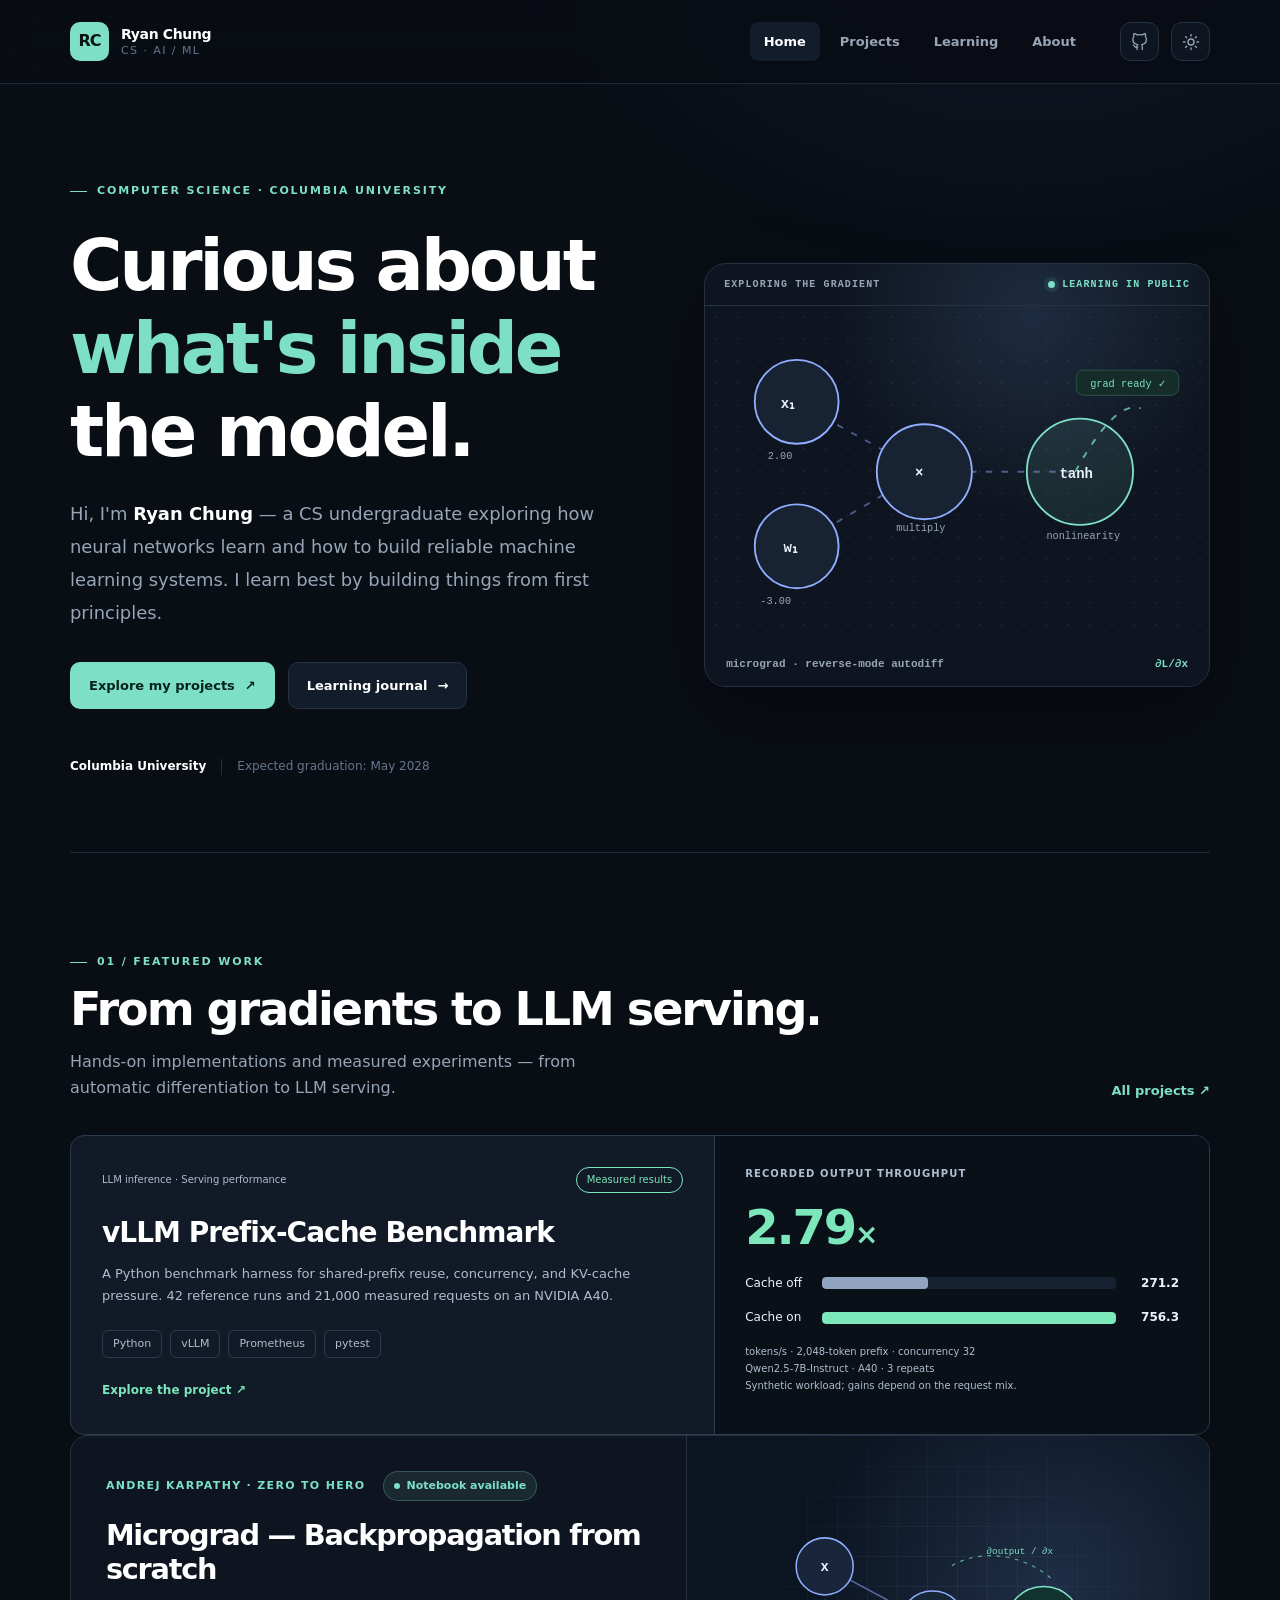
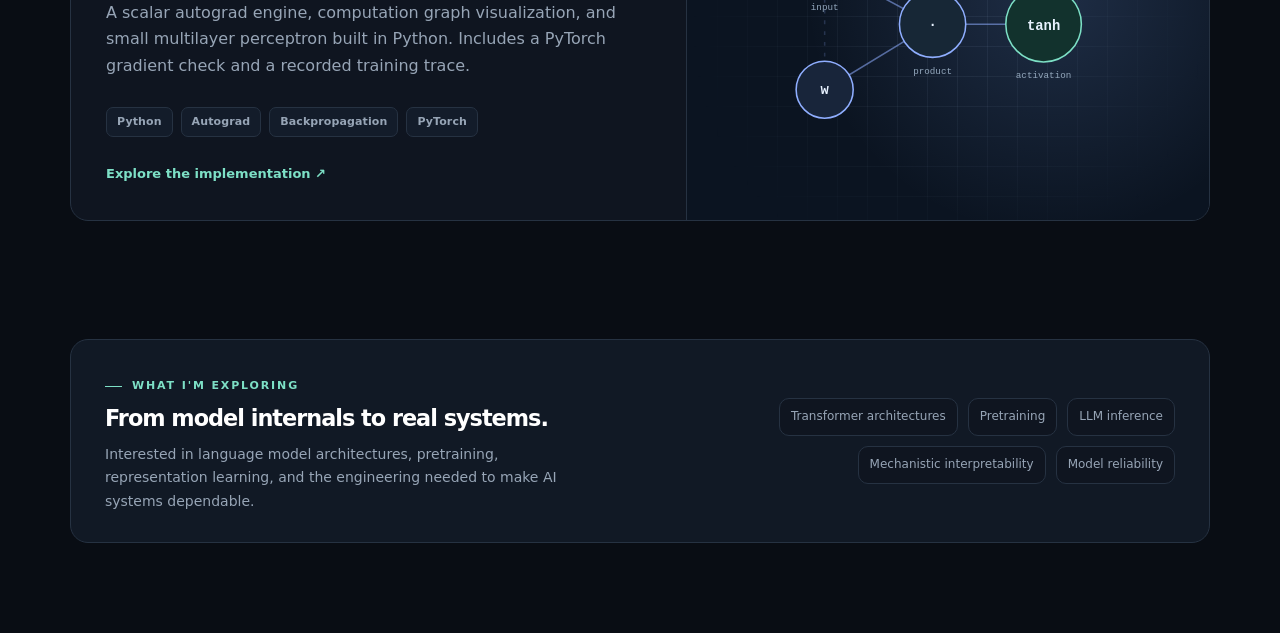
<file: index.html>
<!doctype html>
<html lang="en">
<head>
<meta charset="utf-8">
<meta name="viewport" content="width=device-width, initial-scale=1">
<title>Ryan Chung | Computer Science &amp; Machine Learning</title>
<meta name="description" content="Personal portfolio of Ryan Chung, a Columbia University Computer Science student learning neural networks and building AI/ML systems.">
<meta name="theme-color" content="#090d14">
<meta property="og:type" content="website">
<meta property="og:title" content="Ryan Chung | Computer Science &amp; Machine Learning">
<meta property="og:description" content="Personal portfolio of Ryan Chung, a Columbia University Computer Science student learning neural networks and building AI/ML systems.">
<link rel="canonical" href="https://ryan30402.github.io/">
<link rel="icon" href="/assets/favicon.svg" type="image/svg+xml">
<script>try{if(localStorage.getItem('ryan-portfolio-theme')==='light')document.documentElement.dataset.theme='light'}catch(e){}</script>
<link rel="stylesheet" href="/assets/css/styles.css">
<script src="/assets/js/main.js" defer></script>

<link rel="stylesheet" href="/assets/css/prefix-cache.css">
</head>
<body>
<a class="skip-link" href="#main">Skip to content</a>
<header class="site-header">
  <div class="container nav-wrap">
    <a href="/" class="brand" aria-label="Ryan Chung — home">
      <span class="brand-mark" aria-hidden="true">RC</span>
      <span class="brand-name">Ryan Chung<small>CS · AI / ML</small></span>
    </a>
    <nav class="primary-nav" aria-label="Main navigation" id="primary-navigation" data-primary-nav>
      <a href="/" aria-current="page">Home</a>
<a href="/projects/">Projects</a>
<a href="/learning/">Learning</a>
<a href="/about/">About</a>
    </nav>
    <div class="header-actions">
      <a href="https://github.com/ryan30402" target="_blank" rel="noopener noreferrer" class="icon-button" title="GitHub profile" aria-label="Open GitHub profile in a new tab">
        <svg width="18" height="18" aria-hidden="true" viewBox="0 0 24 24" fill="none" stroke="currentColor" stroke-width="1.7" stroke-linecap="round" stroke-linejoin="round"><path d="M9 19c-4.2 1.4-4.2-2.5-6-3m12 6v-3.9a3.4 3.4 0 0 0-.95-2.65c3.17-.35 6.5-1.56 6.5-7.05a5.5 5.5 0 0 0-1.5-3.83 5.1 5.1 0 0 0-.09-3.78S17.8.42 15 2.5a13.2 13.2 0 0 0-7 0C5.2.42 4.04.8 4.04.8a5.1 5.1 0 0 0-.1 3.78A5.5 5.5 0 0 0 2.5 8.4c0 5.48 3.33 6.7 6.5 7.05A3.4 3.4 0 0 0 8.05 18V22"/></svg>
      </a>
      <button class="icon-button" data-theme-toggle aria-label="Switch to light theme" title="Switch theme" type="button">
        <svg data-icon="sun" viewBox="0 0 24 24" aria-hidden="true" fill="none" stroke="currentColor" stroke-width="1.8" stroke-linecap="round"><circle cx="12" cy="12" r="4"/><path d="M12 2v2m0 16v2M4.9 4.9l1.4 1.4m11.4 11.4 1.4 1.4M2 12h2m16 0h2M4.9 19.1l1.4-1.4M17.7 6.3l1.4-1.4"/></svg>
        <svg data-icon="moon" viewBox="0 0 24 24" aria-hidden="true" fill="none" stroke="currentColor" stroke-width="1.8" stroke-linecap="round" hidden><path d="M20 15.5A8.5 8.5 0 0 1 8.5 4a8.5 8.5 0 1 0 11.5 11.5Z"/></svg>
      </button>
      <button class="icon-button menu-button" data-menu-toggle aria-controls="primary-navigation" aria-expanded="false" aria-label="Toggle navigation" type="button">
        <svg viewBox="0 0 24 24" aria-hidden="true" fill="none" stroke="currentColor" stroke-width="2" stroke-linecap="round"><path d="M4 7h16M4 12h16M4 17h16"/></svg>
      </button>
    </div>
  </div>
</header>
<main id="main">
<section class="hero"><div class="container hero-grid">
  <div>
    <span class="eyebrow">Computer Science · Columbia University</span>
    <h1>Curious about <span class="text-accent">what's inside</span> the model.</h1>
    <p class="lead">Hi, I'm <strong>Ryan Chung</strong> — a CS undergraduate exploring how neural networks learn and how to build reliable machine learning systems. I learn best by building things from first principles.</p>
    <div class="hero-actions"><a href="/projects/" class="btn btn-primary">Explore my projects <span aria-hidden="true">↗</span></a><a href="/learning/" class="btn btn-secondary">Learning journal <span aria-hidden="true">→</span></a></div>
    <div class="hero-caption"><strong>Columbia University</strong><span class="mini-divider"></span><span>Expected graduation: May 2028</span></div>
  </div>
  <div class="visual-shell" aria-label="Illustration of neural network forward and backward computation">
    <div class="visual-top"><span>EXPLORING THE GRADIENT</span><span class="status-live">LEARNING IN PUBLIC</span></div>
    <div class="visual-art">
      <svg viewBox="0 0 530 340" role="img" aria-labelledby="hero-svg-title">
      <title id="hero-svg-title">Stylized autograd computation graph showing values flowing through addition and tanh</title>
      <path class="network-path" d="M92 90 L228 165 M92 245 L228 165 M228 165 L393 165"/>
      <path class="network-path out" d="M392 165 Q435 87 462 97"/>
      <circle class="network-point" cx="93" cy="90" r="45"/><circle class="network-point" cx="93" cy="245" r="45"/>
      <circle class="network-point" cx="230" cy="165" r="51"/><circle class="network-point target" cx="397" cy="165" r="57"/>
      <text class="svg-text" x="76" y="97">x₁</text><text class="svg-text" x="79" y="251">w₁</text><text class="svg-text" x="220" y="171">×</text><text class="svg-text" x="375" y="172">tanh</text>
      <text class="svg-small" x="62" y="151">2.00</text><text class="svg-small" x="54" y="307">-3.00</text><text class="svg-small" x="200" y="229">multiply</text><text class="svg-small" x="361" y="237">nonlinearity</text>
      <rect x="393" y="56" width="110" height="27" rx="8" fill="#152c29" stroke="#2b554c"/><text x="408" y="74" font-size="11" font-family="ui-monospace,monospace" fill="#7de0c6">grad ready ✓</text>
      </svg>
    </div>
    <div class="visual-bottom"><span>micrograd · reverse-mode autodiff</span><b>∂L/∂x</b></div>
  </div>
</div></section>
<div class="container"><div class="divider"></div></div>
<section class="section" id="work"><div class="container">
 <div class="section-heading"><div><span class="eyebrow">01 / Featured work</span><h2>From gradients to LLM serving.</h2><p>Hands-on implementations and measured experiments — from automatic differentiation to LLM serving.</p></div><a href="/projects/" class="inline-link">All projects <span class="arrow">↗</span></a></div>
 <article class="card featured-card card-hover pc-featured" data-category="systems" data-project="vllm-prefix-cache-bench">
<div class="pc-card-content"><div class="pc-card-top"><span>LLM inference · Serving performance</span><span class="pc-badge">Measured results</span></div>
<h3>vLLM Prefix-Cache Benchmark</h3><p>A Python benchmark harness for shared-prefix reuse, concurrency, and KV-cache pressure. 42 reference runs and 21,000 measured requests on an NVIDIA A40.</p>
<ul class="pc-tags"><li>Python</li><li>vLLM</li><li>Prometheus</li><li>pytest</li></ul>
<a href="/projects/vllm-prefix-cache-bench/" class="pc-card-link">Explore the project <span aria-hidden="true">↗</span></a></div>
<div class="pc-card-visual"><div class="pc-panel-label">RECORDED OUTPUT THROUGHPUT</div><div class="pc-card-gain">2.79<span>×</span></div>
<div class="pc-bar-row"><span>Cache off</span><div class="pc-track"><i class="pc-bar pc-off" style="width:35.86%"></i></div><b>271.2</b></div><div class="pc-bar-row"><span>Cache on</span><div class="pc-track"><i class="pc-bar pc-on" style="width:100%"></i></div><b>756.3</b></div>
<p class="pc-note">tokens/s · 2,048-token prefix · concurrency 32<br>Qwen2.5-7B-Instruct · A40 · 3 repeats<br>Synthetic workload; gains depend on the request mix.</p></div></article>
 <article class="card featured-card card-hover"><div class="featured-content">
  <div class="feature-top"><span class="feature-type">Andrej Karpathy · Zero to Hero</span><span class="pill solid">Notebook available</span></div>
  <h3>Micrograd — Backpropagation from scratch</h3>
  <p>A scalar autograd engine, computation graph visualization, and small multilayer perceptron built in Python. Includes a PyTorch gradient check and a recorded training trace.</p>
  <ul class="tag-list"><li>Python</li><li>Autograd</li><li>Backpropagation</li><li>PyTorch</li></ul>
  <a href="/projects/micrograd/" class="inline-link">Explore the implementation <span class="arrow">↗</span></a>
 </div><div class="featured-visual"><svg viewBox="0 0 480 270" aria-hidden="true" xmlns="http://www.w3.org/2000/svg">
 <g fill="none" stroke="#8faeff" stroke-width="2" stroke-opacity=".55"><path d="M80 55 220 130M80 215 220 130M220 130 364 130"/><path d="M80 55 80 215" stroke-dasharray="5 9" stroke-opacity=".2"/></g>
 <circle cx="80" cy="55" r="37" fill="#18253a" stroke="#8faeff" stroke-width="2"/><circle cx="80" cy="215" r="37" fill="#18253a" stroke="#8faeff" stroke-width="2"/>
 <circle cx="220" cy="130" r="43" fill="#172736" stroke="#8faeff" stroke-width="2"/>
 <circle cx="364" cy="130" r="49" fill="#12322d" stroke="#7de0c6" stroke-width="2"/>
 <g fill="#e8f2ff" font-size="18" font-weight="700" text-anchor="middle" font-family="ui-monospace,monospace"><text x="80" y="61">x</text><text x="80" y="221">w</text><text x="220" y="136">·</text><text x="364" y="137">tanh</text></g>
 <g fill="#93a7bc" font-size="12" text-anchor="middle" font-family="ui-monospace,monospace"><text x="80" y="111">input</text><text x="220" y="194">product</text><text x="364" y="200">activation</text></g>
 <path d="M245 54C290 28 347 45 375 72" stroke="#7de0c6" stroke-width="1.5" stroke-dasharray="5 7" fill="none" opacity=".7"/>
 <text x="290" y="39" fill="#7de0c6" font-size="12" font-family="ui-monospace,monospace">∂output / ∂x</text>
 </svg></div></article>
</div></section>
<section class="focus-strip"><div class="container"><div class="focus-box">
 <div><span class="eyebrow">What I'm exploring</span><h3>From model internals to real systems.</h3><p>Interested in language model architectures, pretraining, representation learning, and the engineering needed to make AI systems dependable.</p></div>
 <div class="focus-tags"><span>Transformer architectures</span><span>Pretraining</span><span>LLM inference</span><span>Mechanistic interpretability</span><span>Model reliability</span></div>
</div></div></section>
</main>
</body>
</html>
</file>
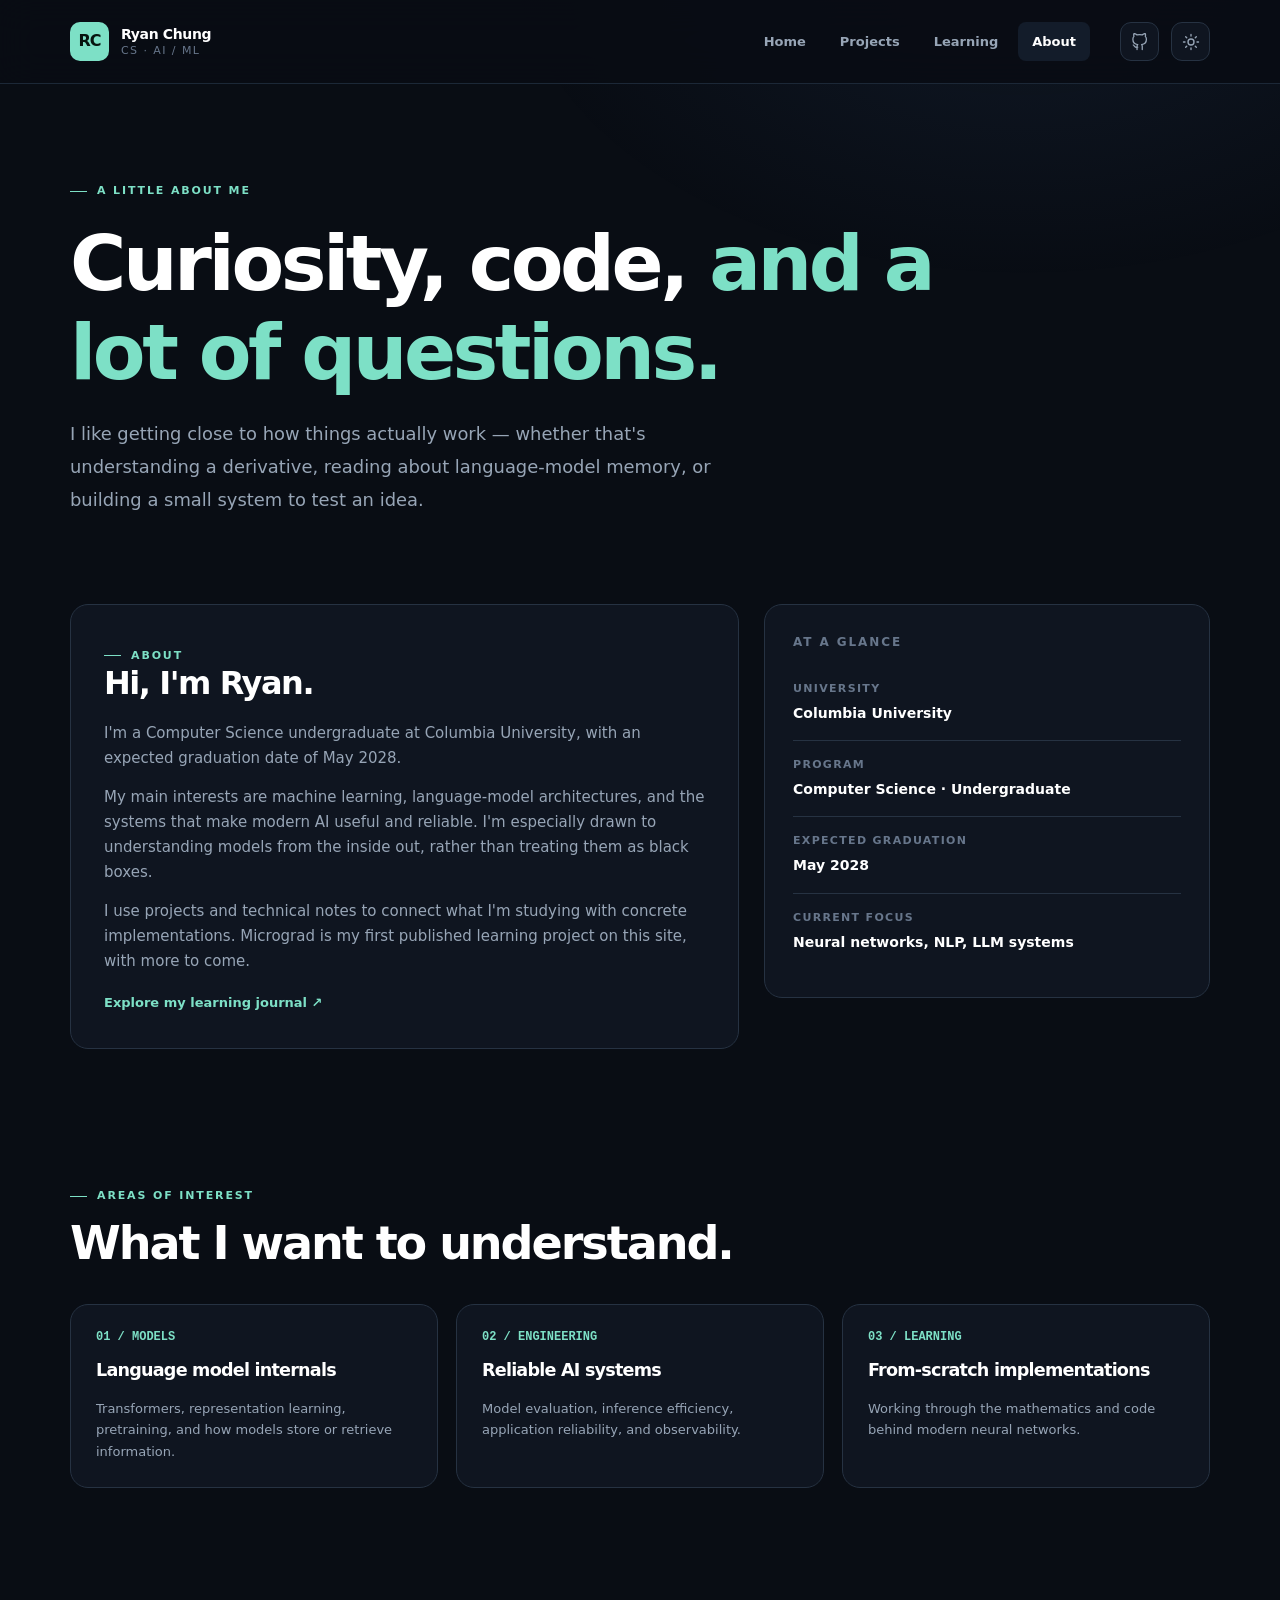
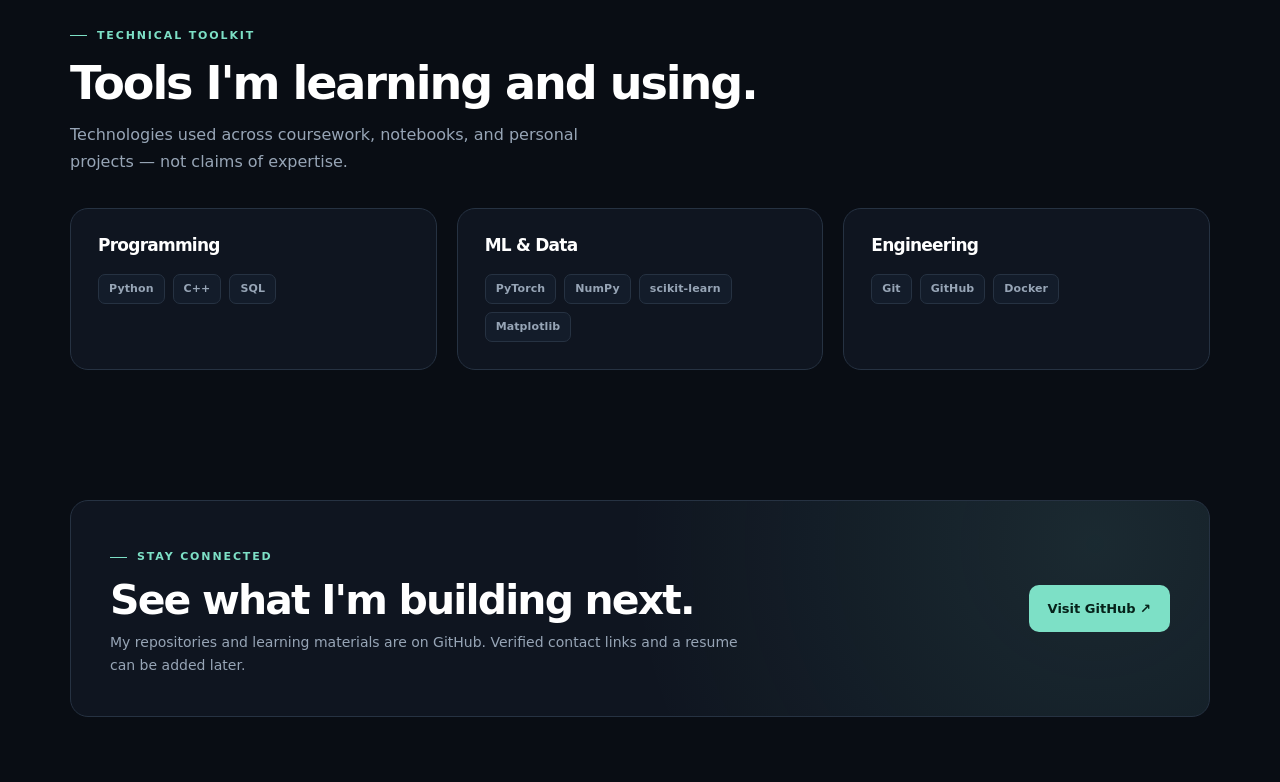
<file: about/index.html>
<!doctype html>
<html lang="en">
<head>
<meta charset="utf-8">
<meta name="viewport" content="width=device-width, initial-scale=1">
<title>About | Ryan Chung</title>
<meta name="description" content="About Ryan Chung — Computer Science undergraduate at Columbia University interested in AI/ML.">
<meta name="theme-color" content="#090d14">
<meta property="og:type" content="website">
<meta property="og:title" content="About | Ryan Chung">
<meta property="og:description" content="About Ryan Chung — Computer Science undergraduate at Columbia University interested in AI/ML.">
<link rel="canonical" href="https://ryan30402.github.io/about/">
<link rel="icon" href="/assets/favicon.svg" type="image/svg+xml">
<script>try{if(localStorage.getItem('ryan-portfolio-theme')==='light')document.documentElement.dataset.theme='light'}catch(e){}</script>
<link rel="stylesheet" href="/assets/css/styles.css">
<script src="/assets/js/main.js" defer></script>

</head>
<body>
<a class="skip-link" href="#main">Skip to content</a>
<header class="site-header">
  <div class="container nav-wrap">
    <a href="/" class="brand" aria-label="Ryan Chung — home">
      <span class="brand-mark" aria-hidden="true">RC</span>
      <span class="brand-name">Ryan Chung<small>CS · AI / ML</small></span>
    </a>
    <nav class="primary-nav" aria-label="Main navigation" id="primary-navigation" data-primary-nav>
      <a href="/">Home</a>
<a href="/projects/">Projects</a>
<a href="/learning/">Learning</a>
<a href="/about/" aria-current="page">About</a>
    </nav>
    <div class="header-actions">
      <a href="https://github.com/ryan30402" target="_blank" rel="noopener noreferrer" class="icon-button" title="GitHub profile" aria-label="Open GitHub profile in a new tab">
        <svg width="18" height="18" aria-hidden="true" viewBox="0 0 24 24" fill="none" stroke="currentColor" stroke-width="1.7" stroke-linecap="round" stroke-linejoin="round"><path d="M9 19c-4.2 1.4-4.2-2.5-6-3m12 6v-3.9a3.4 3.4 0 0 0-.95-2.65c3.17-.35 6.5-1.56 6.5-7.05a5.5 5.5 0 0 0-1.5-3.83 5.1 5.1 0 0 0-.09-3.78S17.8.42 15 2.5a13.2 13.2 0 0 0-7 0C5.2.42 4.04.8 4.04.8a5.1 5.1 0 0 0-.1 3.78A5.5 5.5 0 0 0 2.5 8.4c0 5.48 3.33 6.7 6.5 7.05A3.4 3.4 0 0 0 8.05 18V22"/></svg>
      </a>
      <button class="icon-button" data-theme-toggle aria-label="Switch to light theme" title="Switch theme" type="button">
        <svg data-icon="sun" viewBox="0 0 24 24" aria-hidden="true" fill="none" stroke="currentColor" stroke-width="1.8" stroke-linecap="round"><circle cx="12" cy="12" r="4"/><path d="M12 2v2m0 16v2M4.9 4.9l1.4 1.4m11.4 11.4 1.4 1.4M2 12h2m16 0h2M4.9 19.1l1.4-1.4M17.7 6.3l1.4-1.4"/></svg>
        <svg data-icon="moon" viewBox="0 0 24 24" aria-hidden="true" fill="none" stroke="currentColor" stroke-width="1.8" stroke-linecap="round" hidden><path d="M20 15.5A8.5 8.5 0 0 1 8.5 4a8.5 8.5 0 1 0 11.5 11.5Z"/></svg>
      </button>
      <button class="icon-button menu-button" data-menu-toggle aria-controls="primary-navigation" aria-expanded="false" aria-label="Toggle navigation" type="button">
        <svg viewBox="0 0 24 24" aria-hidden="true" fill="none" stroke="currentColor" stroke-width="2" stroke-linecap="round"><path d="M4 7h16M4 12h16M4 17h16"/></svg>
      </button>
    </div>
  </div>
</header>
<main id="main">
<section class="page-intro"><div class="container"><span class="eyebrow">A little about me</span><h1>Curiosity, code, <span class="text-accent">and a lot of questions.</span></h1><p class="lead">I like getting close to how things actually work — whether that's understanding a derivative, reading about language-model memory, or building a small system to test an idea.</p></div></section>
<section class="section compact" style="padding-top:25px"><div class="container about-grid">
 <div class="card about-copy"><span class="eyebrow">About</span><h2>Hi, I'm Ryan.</h2><p>I'm a Computer Science undergraduate at Columbia University, with an expected graduation date of May 2028.</p><p>My main interests are machine learning, language-model architectures, and the systems that make modern AI useful and reliable. I'm especially drawn to understanding models from the inside out, rather than treating them as black boxes.</p><p>I use projects and technical notes to connect what I'm studying with concrete implementations. Micrograd is my first published learning project on this site, with more to come.</p><a href="/learning/" class="inline-link">Explore my learning journal ↗</a></div>
 <aside class="card about-aside"><div class="overline">At a glance</div><div class="info-line"><span>University</span><strong>Columbia University</strong></div><div class="info-line"><span>Program</span><strong>Computer Science · Undergraduate</strong></div><div class="info-line"><span>Expected graduation</span><strong>May 2028</strong></div><div class="info-line"><span>Current focus</span><strong>Neural networks, NLP, LLM systems</strong></div></aside>
</div></section>
<section class="section compact"><div class="container"><div class="section-heading"><div><span class="eyebrow">Areas of interest</span><h2>What I want to understand.</h2></div></div><div class="interest-grid">
 <article class="card interest-card"><div class="num">01 / MODELS</div><h3>Language model internals</h3><p>Transformers, representation learning, pretraining, and how models store or retrieve information.</p></article>
 <article class="card interest-card"><div class="num">02 / ENGINEERING</div><h3>Reliable AI systems</h3><p>Model evaluation, inference efficiency, application reliability, and observability.</p></article>
 <article class="card interest-card"><div class="num">03 / LEARNING</div><h3>From-scratch implementations</h3><p>Working through the mathematics and code behind modern neural networks.</p></article>
 </div></div></section>
<section class="section compact"><div class="container">
  <div class="section-heading"><div><span class="eyebrow">Technical toolkit</span><h2>Tools I'm learning and using.</h2><p>Technologies used across coursework, notebooks, and personal projects — not claims of expertise.</p></div></div>
  <div class="grid-3">
    <div class="card card-pad"><h3 style="font-size:17px;margin-bottom:18px">Programming</h3><ul class="tag-list"><li>Python</li><li>C++</li><li>SQL</li></ul></div>
    <div class="card card-pad"><h3 style="font-size:17px;margin-bottom:18px">ML &amp; Data</h3><ul class="tag-list"><li>PyTorch</li><li>NumPy</li><li>scikit-learn</li><li>Matplotlib</li></ul></div>
    <div class="card card-pad"><h3 style="font-size:17px;margin-bottom:18px">Engineering</h3><ul class="tag-list"><li>Git</li><li>GitHub</li><li>Docker</li></ul></div>
  </div>
</div></section>
<section class="section compact"><div class="container"><div class="connect-banner"><div><span class="eyebrow">Stay connected</span><h2>See what I'm building next.</h2><p>My repositories and learning materials are on GitHub. Verified contact links and a resume can be added later.</p></div><a href="https://github.com/ryan30402" target="_blank" rel="noopener noreferrer" class="btn btn-primary">Visit GitHub ↗</a></div></div></section>
</main>
</body>
</html>
</file>
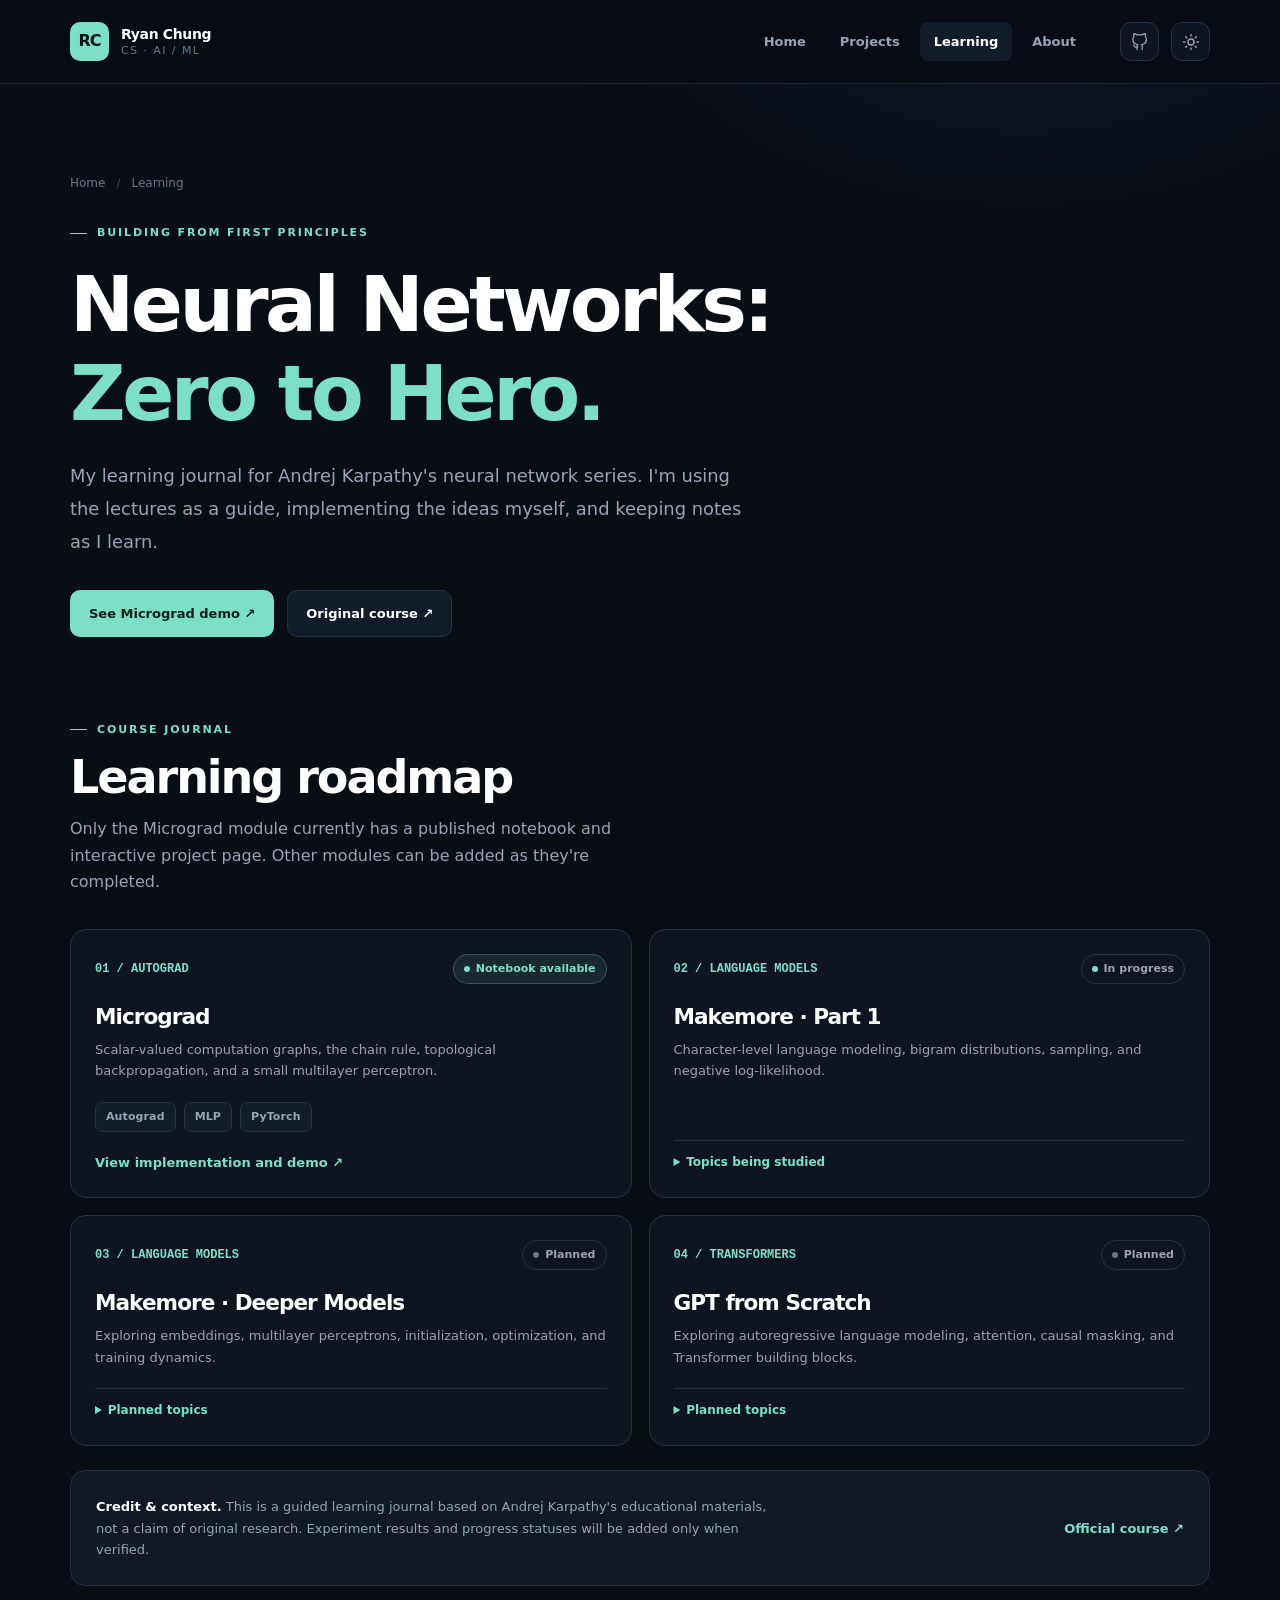
<file: learning/index.html>
<!doctype html>
<html lang="en">
<head>
<meta charset="utf-8">
<meta name="viewport" content="width=device-width, initial-scale=1">
<title>Learning Journal | Ryan Chung</title>
<meta name="description" content="Andrej Karpathy Zero to Hero learning roadmap and neural network implementations.">
<meta name="theme-color" content="#090d14">
<meta property="og:type" content="website">
<meta property="og:title" content="Learning Journal | Ryan Chung">
<meta property="og:description" content="Andrej Karpathy Zero to Hero learning roadmap and neural network implementations.">
<link rel="canonical" href="https://ryan30402.github.io/learning/">
<link rel="icon" href="/assets/favicon.svg" type="image/svg+xml">
<script>try{if(localStorage.getItem('ryan-portfolio-theme')==='light')document.documentElement.dataset.theme='light'}catch(e){}</script>
<link rel="stylesheet" href="/assets/css/styles.css">
<script src="/assets/js/main.js" defer></script>

</head>
<body>
<a class="skip-link" href="#main">Skip to content</a>
<header class="site-header">
  <div class="container nav-wrap">
    <a href="/" class="brand" aria-label="Ryan Chung — home">
      <span class="brand-mark" aria-hidden="true">RC</span>
      <span class="brand-name">Ryan Chung<small>CS · AI / ML</small></span>
    </a>
    <nav class="primary-nav" aria-label="Main navigation" id="primary-navigation" data-primary-nav>
      <a href="/">Home</a>
<a href="/projects/">Projects</a>
<a href="/learning/" aria-current="page">Learning</a>
<a href="/about/">About</a>
    </nav>
    <div class="header-actions">
      <a href="https://github.com/ryan30402" target="_blank" rel="noopener noreferrer" class="icon-button" title="GitHub profile" aria-label="Open GitHub profile in a new tab">
        <svg width="18" height="18" aria-hidden="true" viewBox="0 0 24 24" fill="none" stroke="currentColor" stroke-width="1.7" stroke-linecap="round" stroke-linejoin="round"><path d="M9 19c-4.2 1.4-4.2-2.5-6-3m12 6v-3.9a3.4 3.4 0 0 0-.95-2.65c3.17-.35 6.5-1.56 6.5-7.05a5.5 5.5 0 0 0-1.5-3.83 5.1 5.1 0 0 0-.09-3.78S17.8.42 15 2.5a13.2 13.2 0 0 0-7 0C5.2.42 4.04.8 4.04.8a5.1 5.1 0 0 0-.1 3.78A5.5 5.5 0 0 0 2.5 8.4c0 5.48 3.33 6.7 6.5 7.05A3.4 3.4 0 0 0 8.05 18V22"/></svg>
      </a>
      <button class="icon-button" data-theme-toggle aria-label="Switch to light theme" title="Switch theme" type="button">
        <svg data-icon="sun" viewBox="0 0 24 24" aria-hidden="true" fill="none" stroke="currentColor" stroke-width="1.8" stroke-linecap="round"><circle cx="12" cy="12" r="4"/><path d="M12 2v2m0 16v2M4.9 4.9l1.4 1.4m11.4 11.4 1.4 1.4M2 12h2m16 0h2M4.9 19.1l1.4-1.4M17.7 6.3l1.4-1.4"/></svg>
        <svg data-icon="moon" viewBox="0 0 24 24" aria-hidden="true" fill="none" stroke="currentColor" stroke-width="1.8" stroke-linecap="round" hidden><path d="M20 15.5A8.5 8.5 0 0 1 8.5 4a8.5 8.5 0 1 0 11.5 11.5Z"/></svg>
      </button>
      <button class="icon-button menu-button" data-menu-toggle aria-controls="primary-navigation" aria-expanded="false" aria-label="Toggle navigation" type="button">
        <svg viewBox="0 0 24 24" aria-hidden="true" fill="none" stroke="currentColor" stroke-width="2" stroke-linecap="round"><path d="M4 7h16M4 12h16M4 17h16"/></svg>
      </button>
    </div>
  </div>
</header>
<main id="main">
<section class="page-intro"><div class="container">
 <div class="breadcrumbs"><a href="/">Home</a><span>/</span>Learning</div>
 <span class="eyebrow">Building from first principles</span><h1>Neural Networks:<br><span class="text-accent">Zero to Hero.</span></h1>
 <p class="lead">My learning journal for Andrej Karpathy's neural network series. I'm using the lectures as a guide, implementing the ideas myself, and keeping notes as I learn.</p>
 <div class="hero-actions"><a href="/projects/micrograd/" class="btn btn-primary">See Micrograd demo ↗</a><a href="https://karpathy.ai/zero-to-hero.html" class="btn btn-secondary" target="_blank" rel="noopener noreferrer">Original course ↗</a></div>
</div></section>
<section class="section compact" style="padding-top:30px"><div class="container">
 <div class="section-heading"><div><span class="eyebrow">Course journal</span><h2>Learning roadmap</h2><p>Only the Micrograd module currently has a published notebook and interactive project page. Other modules can be added as they're completed.</p></div></div>
 <div class="roadmap-grid">
 <article class="lesson card-hover"><div class="lesson-head"><span class="lesson-index">01 / AUTOGRAD</span><span class="pill solid">Notebook available</span></div><h3>Micrograd</h3><p>Scalar-valued computation graphs, the chain rule, topological backpropagation, and a small multilayer perceptron.</p><ul class="tag-list" style="margin-bottom:20px"><li>Autograd</li><li>MLP</li><li>PyTorch</li></ul><a class="inline-link" href="/projects/micrograd/">View implementation and demo <span class="arrow">↗</span></a></article>
 <article class="lesson"><div class="lesson-head"><span class="lesson-index">02 / LANGUAGE MODELS</span><span class="pill">In progress</span></div><h3>Makemore · Part 1</h3><p>Character-level language modeling, bigram distributions, sampling, and negative log-likelihood.</p><details><summary>Topics being studied</summary><ul><li>Bigram counts</li><li>Language-model probabilities</li><li>Training objective and sampling</li></ul></details></article>
 <article class="lesson"><div class="lesson-head"><span class="lesson-index">03 / LANGUAGE MODELS</span><span class="pill neutral">Planned</span></div><h3>Makemore · Deeper Models</h3><p>Exploring embeddings, multilayer perceptrons, initialization, optimization, and training dynamics.</p><details><summary>Planned topics</summary><ul><li>Embedding layers</li><li>MLP-based models</li><li>Activation and gradient statistics</li></ul></details></article>
 <article class="lesson"><div class="lesson-head"><span class="lesson-index">04 / TRANSFORMERS</span><span class="pill neutral">Planned</span></div><h3>GPT from Scratch</h3><p>Exploring autoregressive language modeling, attention, causal masking, and Transformer building blocks.</p><details><summary>Planned topics</summary><ul><li>Self-attention</li><li>Multi-head attention</li><li>Transformer blocks</li></ul></details></article>
 </div>
 <div class="series-info"><p><strong>Credit & context.</strong> This is a guided learning journal based on Andrej Karpathy's educational materials, not a claim of original research. Experiment results and progress statuses will be added only when verified.</p><a href="https://karpathy.ai/zero-to-hero.html" class="inline-link" target="_blank" rel="noopener noreferrer">Official course ↗</a></div>
</div></section>
</main>
</body>
</html>
</file>
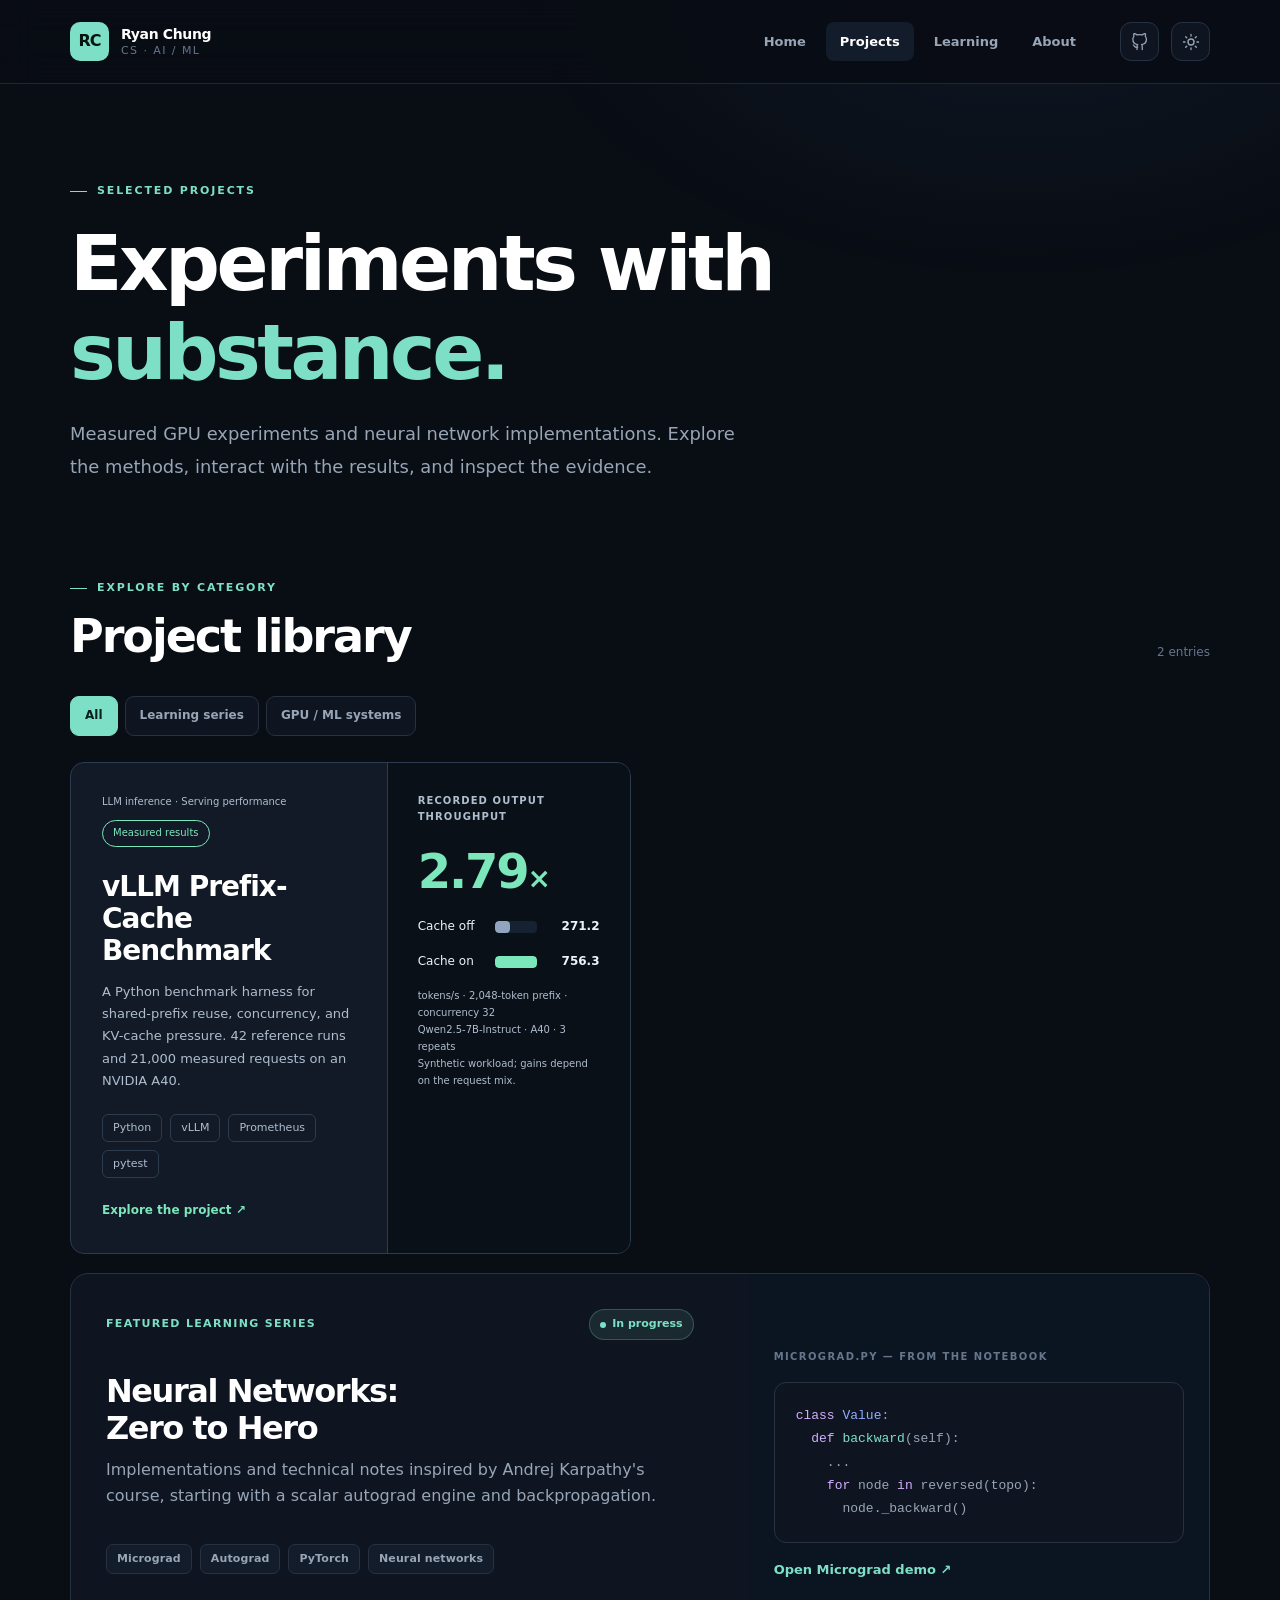
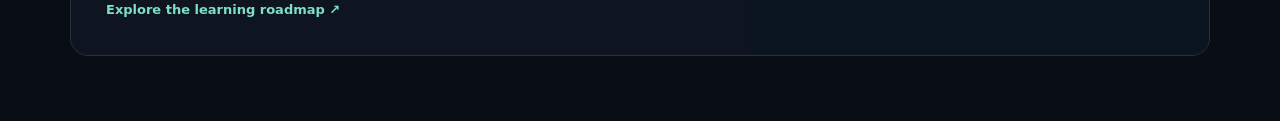
<file: projects/index.html>
<!doctype html>
<html lang="en">
<head>
<meta charset="utf-8">
<meta name="viewport" content="width=device-width, initial-scale=1">
<title>Projects | Ryan Chung</title>
<meta name="description" content="Measured GPU experiments and neural network implementations by Ryan Chung, with source code, methods, and reproducible results.">
<meta name="theme-color" content="#090d14">
<meta property="og:type" content="website">
<meta property="og:title" content="Projects | Ryan Chung">
<meta property="og:description" content="Measured GPU experiments and neural network implementations by Ryan Chung, with source code, methods, and reproducible results.">
<link rel="canonical" href="https://ryan30402.github.io/projects/">
<link rel="icon" href="/assets/favicon.svg" type="image/svg+xml">
<script>try{if(localStorage.getItem('ryan-portfolio-theme')==='light')document.documentElement.dataset.theme='light'}catch(e){}</script>
<link rel="stylesheet" href="/assets/css/styles.css">
<script src="/assets/js/main.js" defer></script>

<link rel="stylesheet" href="/assets/css/prefix-cache.css">
</head>
<body>
<a class="skip-link" href="#main">Skip to content</a>
<header class="site-header">
  <div class="container nav-wrap">
    <a href="/" class="brand" aria-label="Ryan Chung — home">
      <span class="brand-mark" aria-hidden="true">RC</span>
      <span class="brand-name">Ryan Chung<small>CS · AI / ML</small></span>
    </a>
    <nav class="primary-nav" aria-label="Main navigation" id="primary-navigation" data-primary-nav>
      <a href="/">Home</a>
<a href="/projects/" aria-current="page">Projects</a>
<a href="/learning/">Learning</a>
<a href="/about/">About</a>
    </nav>
    <div class="header-actions">
      <a href="https://github.com/ryan30402" target="_blank" rel="noopener noreferrer" class="icon-button" title="GitHub profile" aria-label="Open GitHub profile in a new tab">
        <svg width="18" height="18" aria-hidden="true" viewBox="0 0 24 24" fill="none" stroke="currentColor" stroke-width="1.7" stroke-linecap="round" stroke-linejoin="round"><path d="M9 19c-4.2 1.4-4.2-2.5-6-3m12 6v-3.9a3.4 3.4 0 0 0-.95-2.65c3.17-.35 6.5-1.56 6.5-7.05a5.5 5.5 0 0 0-1.5-3.83 5.1 5.1 0 0 0-.09-3.78S17.8.42 15 2.5a13.2 13.2 0 0 0-7 0C5.2.42 4.04.8 4.04.8a5.1 5.1 0 0 0-.1 3.78A5.5 5.5 0 0 0 2.5 8.4c0 5.48 3.33 6.7 6.5 7.05A3.4 3.4 0 0 0 8.05 18V22"/></svg>
      </a>
      <button class="icon-button" data-theme-toggle aria-label="Switch to light theme" title="Switch theme" type="button">
        <svg data-icon="sun" viewBox="0 0 24 24" aria-hidden="true" fill="none" stroke="currentColor" stroke-width="1.8" stroke-linecap="round"><circle cx="12" cy="12" r="4"/><path d="M12 2v2m0 16v2M4.9 4.9l1.4 1.4m11.4 11.4 1.4 1.4M2 12h2m16 0h2M4.9 19.1l1.4-1.4M17.7 6.3l1.4-1.4"/></svg>
        <svg data-icon="moon" viewBox="0 0 24 24" aria-hidden="true" fill="none" stroke="currentColor" stroke-width="1.8" stroke-linecap="round" hidden><path d="M20 15.5A8.5 8.5 0 0 1 8.5 4a8.5 8.5 0 1 0 11.5 11.5Z"/></svg>
      </button>
      <button class="icon-button menu-button" data-menu-toggle aria-controls="primary-navigation" aria-expanded="false" aria-label="Toggle navigation" type="button">
        <svg viewBox="0 0 24 24" aria-hidden="true" fill="none" stroke="currentColor" stroke-width="2" stroke-linecap="round"><path d="M4 7h16M4 12h16M4 17h16"/></svg>
      </button>
    </div>
  </div>
</header>
<main id="main">
<section class="page-intro"><div class="container">
 <span class="eyebrow">Selected projects</span><h1>Experiments with <span class="text-accent">substance.</span></h1>
 <p class="lead">Measured GPU experiments and neural network implementations. Explore the methods, interact with the results, and inspect the evidence.</p>
</div></section>
<section class="section compact" style="padding-top:25px"><div class="container">
 <div class="section-heading"><div><span class="eyebrow">Explore by category</span><h2>Project library</h2></div><span class="text-faint" style="font-size:12px"><span data-filter-count>2</span> entries</span></div>
 <div class="filter-bar" aria-label="Filter projects"><button class="filter-chip" type="button" data-filter="all" aria-pressed="true">All</button><button class="filter-chip" type="button" data-filter="learning" aria-pressed="false">Learning series</button><button class="filter-chip" type="button" data-filter="systems" aria-pressed="false">GPU / ML systems</button></div>
 <div class="project-card-list">
<article class="card featured-card card-hover pc-featured" data-category="systems" data-project="vllm-prefix-cache-bench">
<div class="pc-card-content"><div class="pc-card-top"><span>LLM inference · Serving performance</span><span class="pc-badge">Measured results</span></div>
<h3>vLLM Prefix-Cache Benchmark</h3><p>A Python benchmark harness for shared-prefix reuse, concurrency, and KV-cache pressure. 42 reference runs and 21,000 measured requests on an NVIDIA A40.</p>
<ul class="pc-tags"><li>Python</li><li>vLLM</li><li>Prometheus</li><li>pytest</li></ul>
<a href="/projects/vllm-prefix-cache-bench/" class="pc-card-link">Explore the project <span aria-hidden="true">↗</span></a></div>
<div class="pc-card-visual"><div class="pc-panel-label">RECORDED OUTPUT THROUGHPUT</div><div class="pc-card-gain">2.79<span>×</span></div>
<div class="pc-bar-row"><span>Cache off</span><div class="pc-track"><i class="pc-bar pc-off" style="width:35.86%"></i></div><b>271.2</b></div><div class="pc-bar-row"><span>Cache on</span><div class="pc-track"><i class="pc-bar pc-on" style="width:100%"></i></div><b>756.3</b></div>
<p class="pc-note">tokens/s · 2,048-token prefix · concurrency 32<br>Qwen2.5-7B-Instruct · A40 · 3 repeats<br>Synthetic workload; gains depend on the request mix.</p></div></article>
   <article class="card project-feature" data-category="learning">
     <div class="project-entry"><div class="feature-top"><span class="feature-type">Featured learning series</span><span class="pill solid">In progress</span></div><h2>Neural Networks:<br>Zero to Hero</h2><p>Implementations and technical notes inspired by Andrej Karpathy's course, starting with a scalar autograd engine and backpropagation.</p><ul class="tag-list"><li>Micrograd</li><li>Autograd</li><li>PyTorch</li><li>Neural networks</li></ul><a href="/learning/" class="inline-link">Explore the learning roadmap <span class="arrow">↗</span></a></div>
     <div class="mini-dashboard"><span class="mini-dashboard-label">micrograd.py — from the notebook</span><code class="mini-code"><span class="purple">class</span> <span class="blue">Value</span>:<br>&nbsp;&nbsp;<span class="purple">def</span> <span class="green">backward</span>(self):<br>&nbsp;&nbsp;&nbsp;&nbsp;...<br>&nbsp;&nbsp;&nbsp;&nbsp;<span class="purple">for</span> node <span class="purple">in</span> reversed(topo):<br>&nbsp;&nbsp;&nbsp;&nbsp;&nbsp;&nbsp;node._backward()</code><a href="/projects/micrograd/" class="inline-link">Open Micrograd demo ↗</a></div>
   </article>
 </div>
</div></section>
</main>
</body>
</html>
</file>
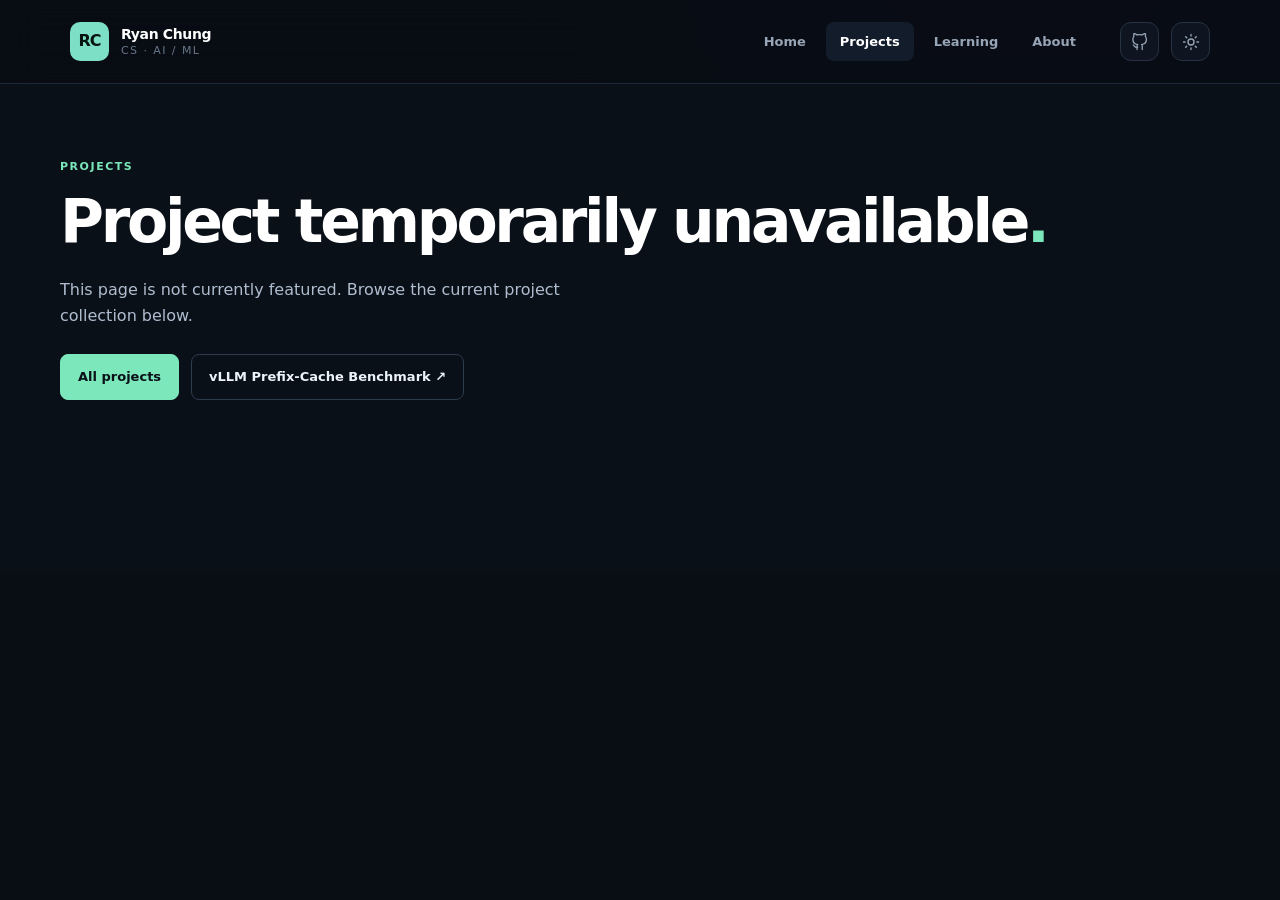
<file: projects/linear-perf-lab/index.html>
<!doctype html>
<html lang="en"><head><meta charset="utf-8"><meta name="viewport" content="width=device-width, initial-scale=1">
<title>Project temporarily unavailable | Ryan Chung</title><meta name="description" content="Browse current projects by Ryan Chung."><meta name="robots" content="noindex,follow">
<meta name="theme-color" content="#0a1018"><meta property="og:type" content="article"><meta property="og:title" content="Project temporarily unavailable | Ryan Chung"><meta property="og:description" content="Browse current projects by Ryan Chung.">
<link rel="canonical" href="https://ryan30402.github.io/projects/linear-perf-lab/"><link rel="icon" href="/assets/favicon.svg" type="image/svg+xml">
<script>try{if(localStorage.getItem('ryan-portfolio-theme')==='light')document.documentElement.dataset.theme='light'}catch(e){}</script>
<link rel="stylesheet" href="/assets/css/styles.css"><link rel="stylesheet" href="/assets/css/prefix-cache.css">
<script src="/assets/js/main.js" defer></script>
</head><body><a class="skip-link" href="#main">Skip to content</a>
<header class="site-header">
  <div class="container nav-wrap">
    <a href="/" class="brand" aria-label="Ryan Chung — home">
      <span class="brand-mark" aria-hidden="true">RC</span>
      <span class="brand-name">Ryan Chung<small>CS · AI / ML</small></span>
    </a>
    <nav class="primary-nav" aria-label="Main navigation" id="primary-navigation" data-primary-nav>
      <a href="/">Home</a>
<a href="/projects/" aria-current="page">Projects</a>
<a href="/learning/">Learning</a>
<a href="/about/">About</a>
    </nav>
    <div class="header-actions">
      <a href="https://github.com/ryan30402" target="_blank" rel="noopener noreferrer" class="icon-button" title="GitHub profile" aria-label="Open GitHub profile in a new tab">
        <svg width="18" height="18" aria-hidden="true" viewBox="0 0 24 24" fill="none" stroke="currentColor" stroke-width="1.7" stroke-linecap="round" stroke-linejoin="round"><path d="M9 19c-4.2 1.4-4.2-2.5-6-3m12 6v-3.9a3.4 3.4 0 0 0-.95-2.65c3.17-.35 6.5-1.56 6.5-7.05a5.5 5.5 0 0 0-1.5-3.83 5.1 5.1 0 0 0-.09-3.78S17.8.42 15 2.5a13.2 13.2 0 0 0-7 0C5.2.42 4.04.8 4.04.8a5.1 5.1 0 0 0-.1 3.78A5.5 5.5 0 0 0 2.5 8.4c0 5.48 3.33 6.7 6.5 7.05A3.4 3.4 0 0 0 8.05 18V22"/></svg>
      </a>
      <button class="icon-button" data-theme-toggle aria-label="Switch to light theme" title="Switch theme" type="button">
        <svg data-icon="sun" viewBox="0 0 24 24" aria-hidden="true" fill="none" stroke="currentColor" stroke-width="1.8" stroke-linecap="round"><circle cx="12" cy="12" r="4"/><path d="M12 2v2m0 16v2M4.9 4.9l1.4 1.4m11.4 11.4 1.4 1.4M2 12h2m16 0h2M4.9 19.1l1.4-1.4M17.7 6.3l1.4-1.4"/></svg>
        <svg data-icon="moon" viewBox="0 0 24 24" aria-hidden="true" fill="none" stroke="currentColor" stroke-width="1.8" stroke-linecap="round" hidden><path d="M20 15.5A8.5 8.5 0 0 1 8.5 4a8.5 8.5 0 1 0 11.5 11.5Z"/></svg>
      </button>
      <button class="icon-button menu-button" data-menu-toggle aria-controls="primary-navigation" aria-expanded="false" aria-label="Toggle navigation" type="button">
        <svg viewBox="0 0 24 24" aria-hidden="true" fill="none" stroke="currentColor" stroke-width="2" stroke-linecap="round"><path d="M4 7h16M4 12h16M4 17h16"/></svg>
      </button>
    </div>
  </div>
</header>
<main id="main" class="pc-page"><section class="pc-container pc-section" style="min-height:50vh"><p class="pc-eyebrow">PROJECTS</p><h1>Project temporarily unavailable<span>.</span></h1><p class="pc-lead">This page is not currently featured. Browse the current project collection below.</p><div class="pc-actions"><a class="pc-btn pc-primary" href="/projects/">All projects</a><a class="pc-btn" href="/projects/vllm-prefix-cache-bench/">vLLM Prefix-Cache Benchmark ↗</a></div></section></main>

</body></html>
</file>
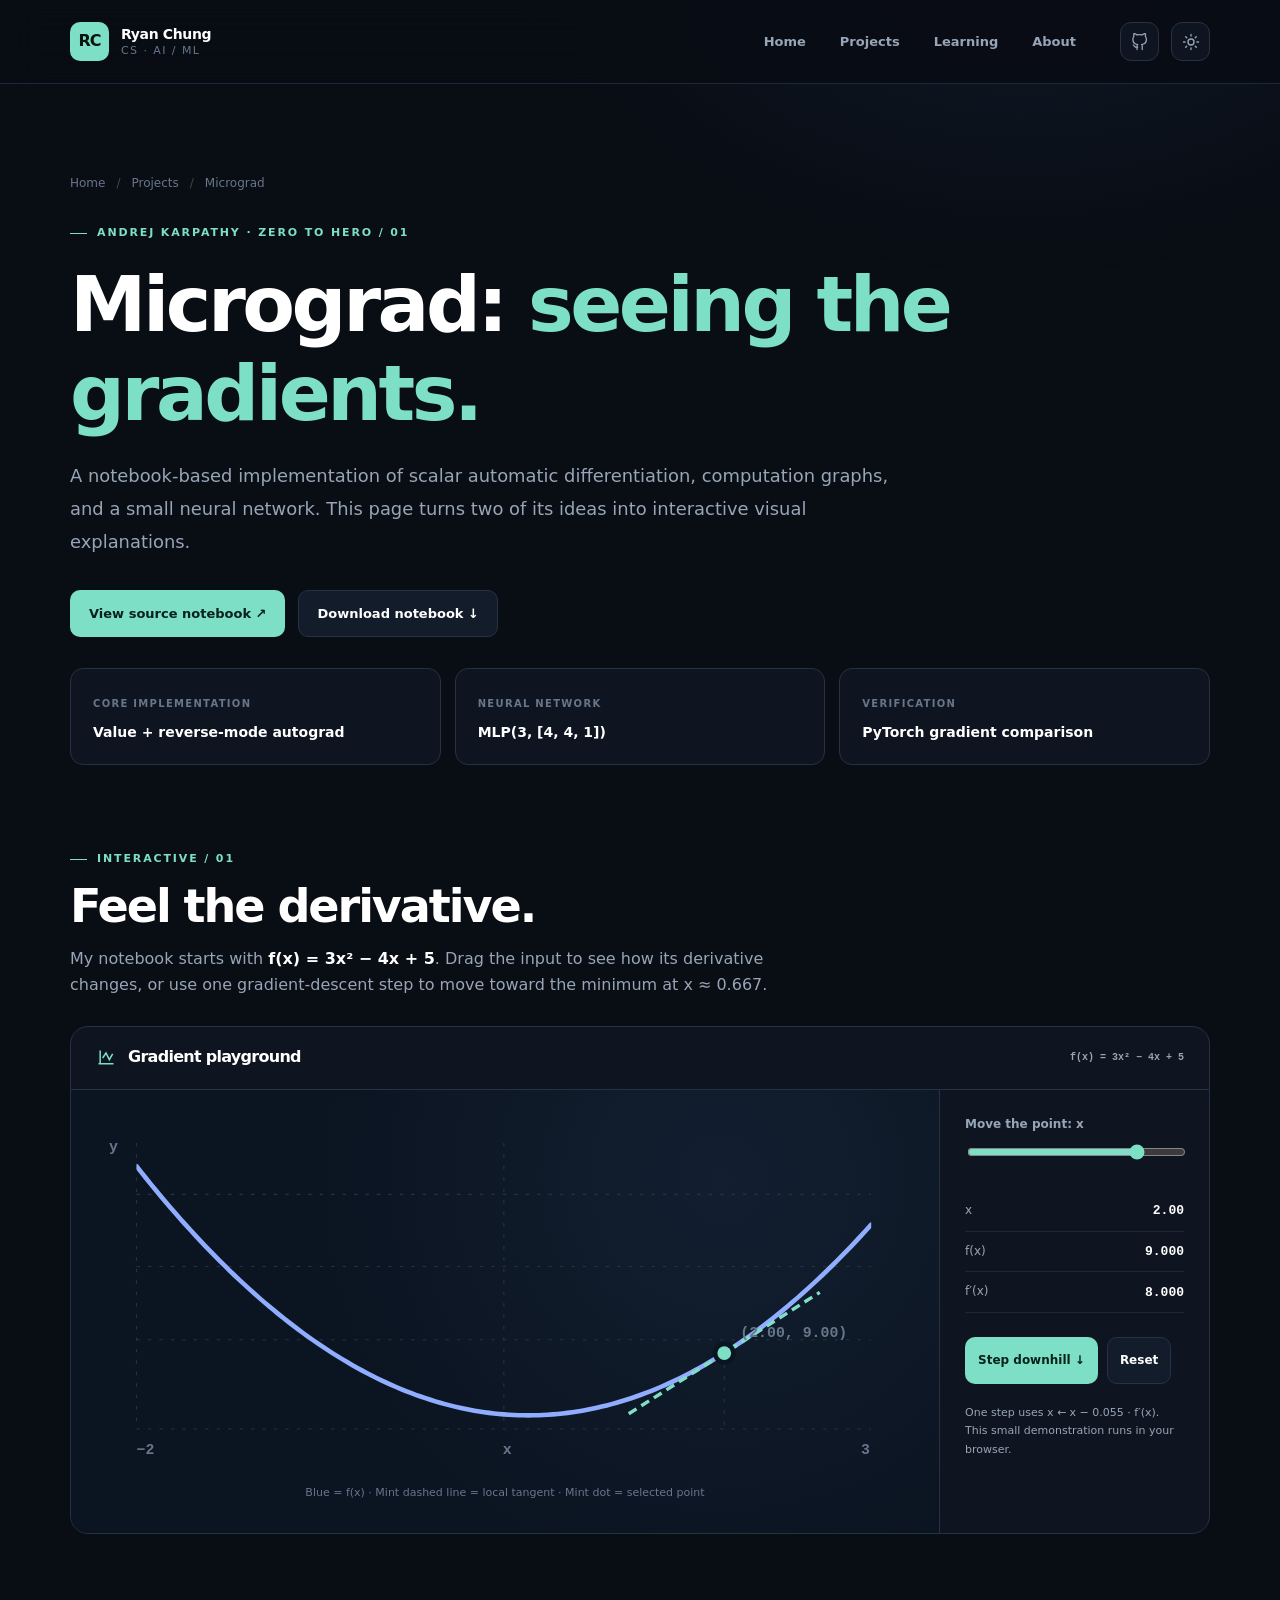
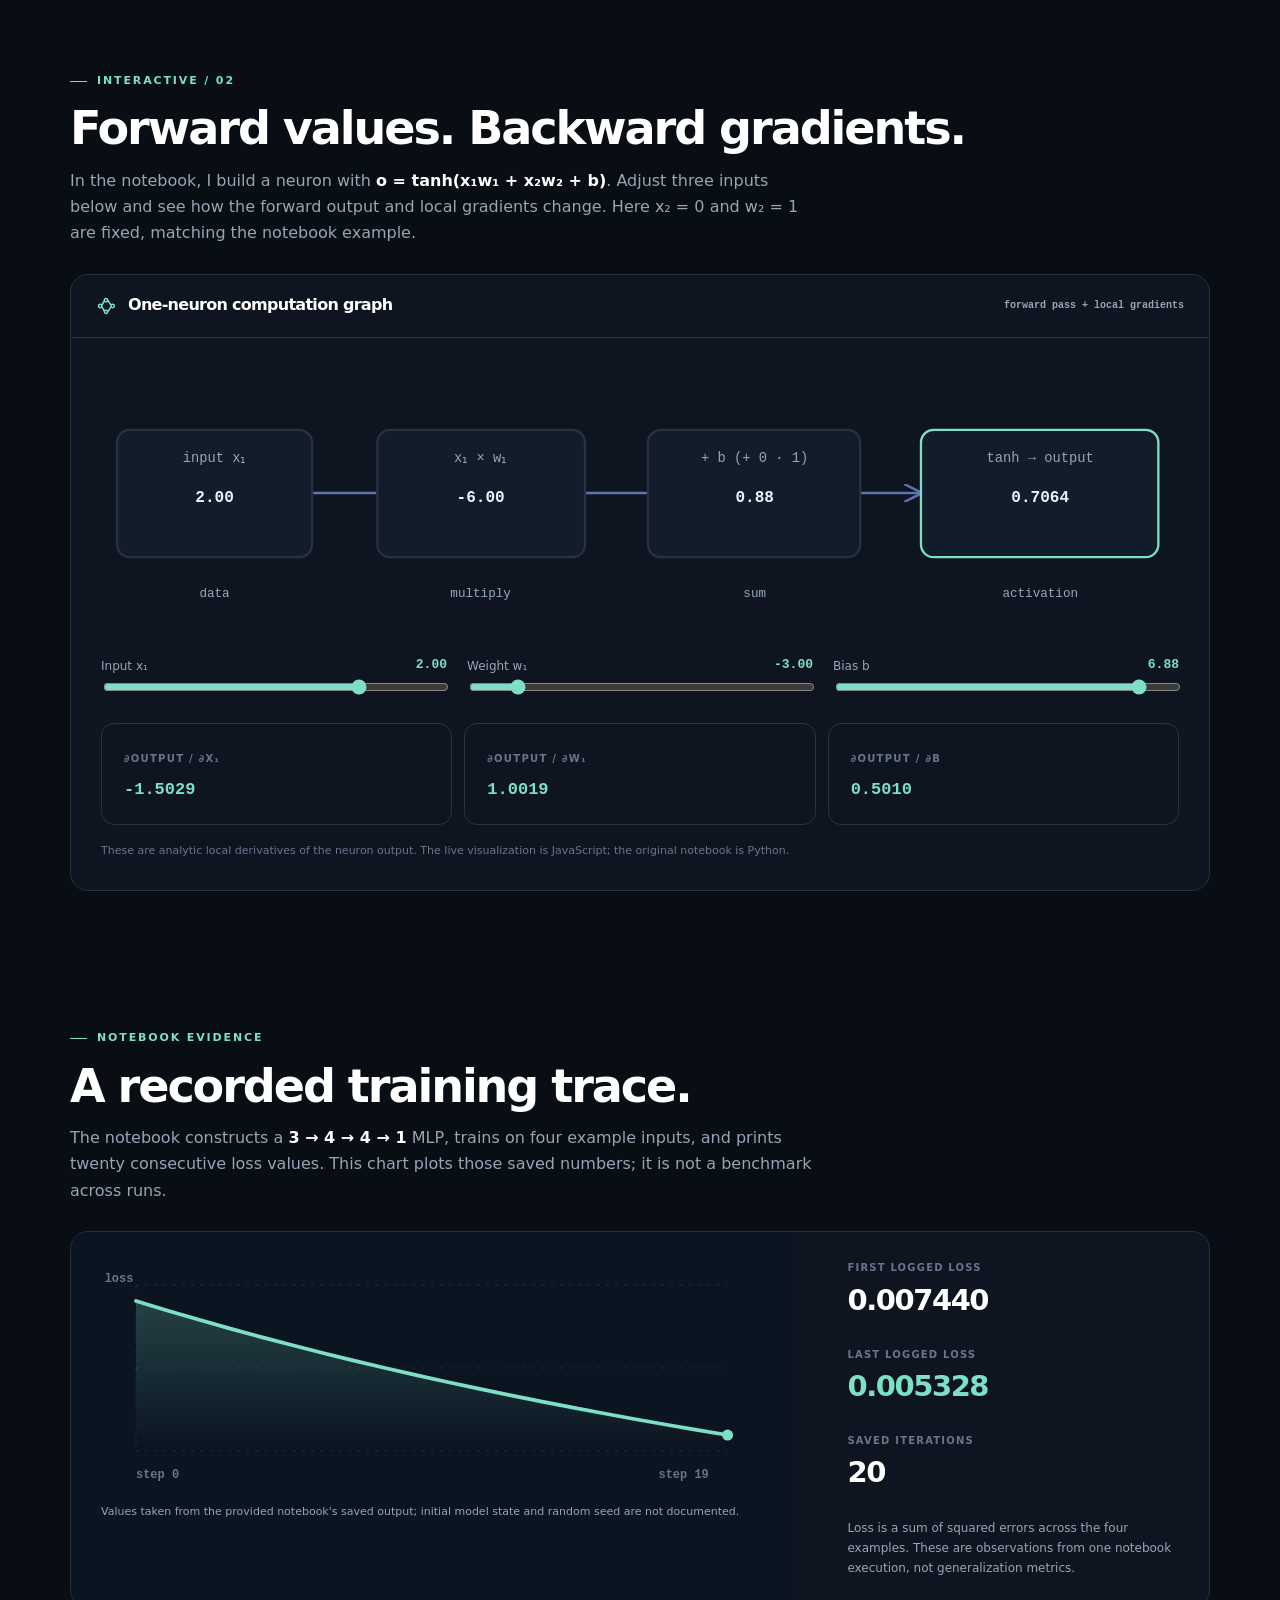
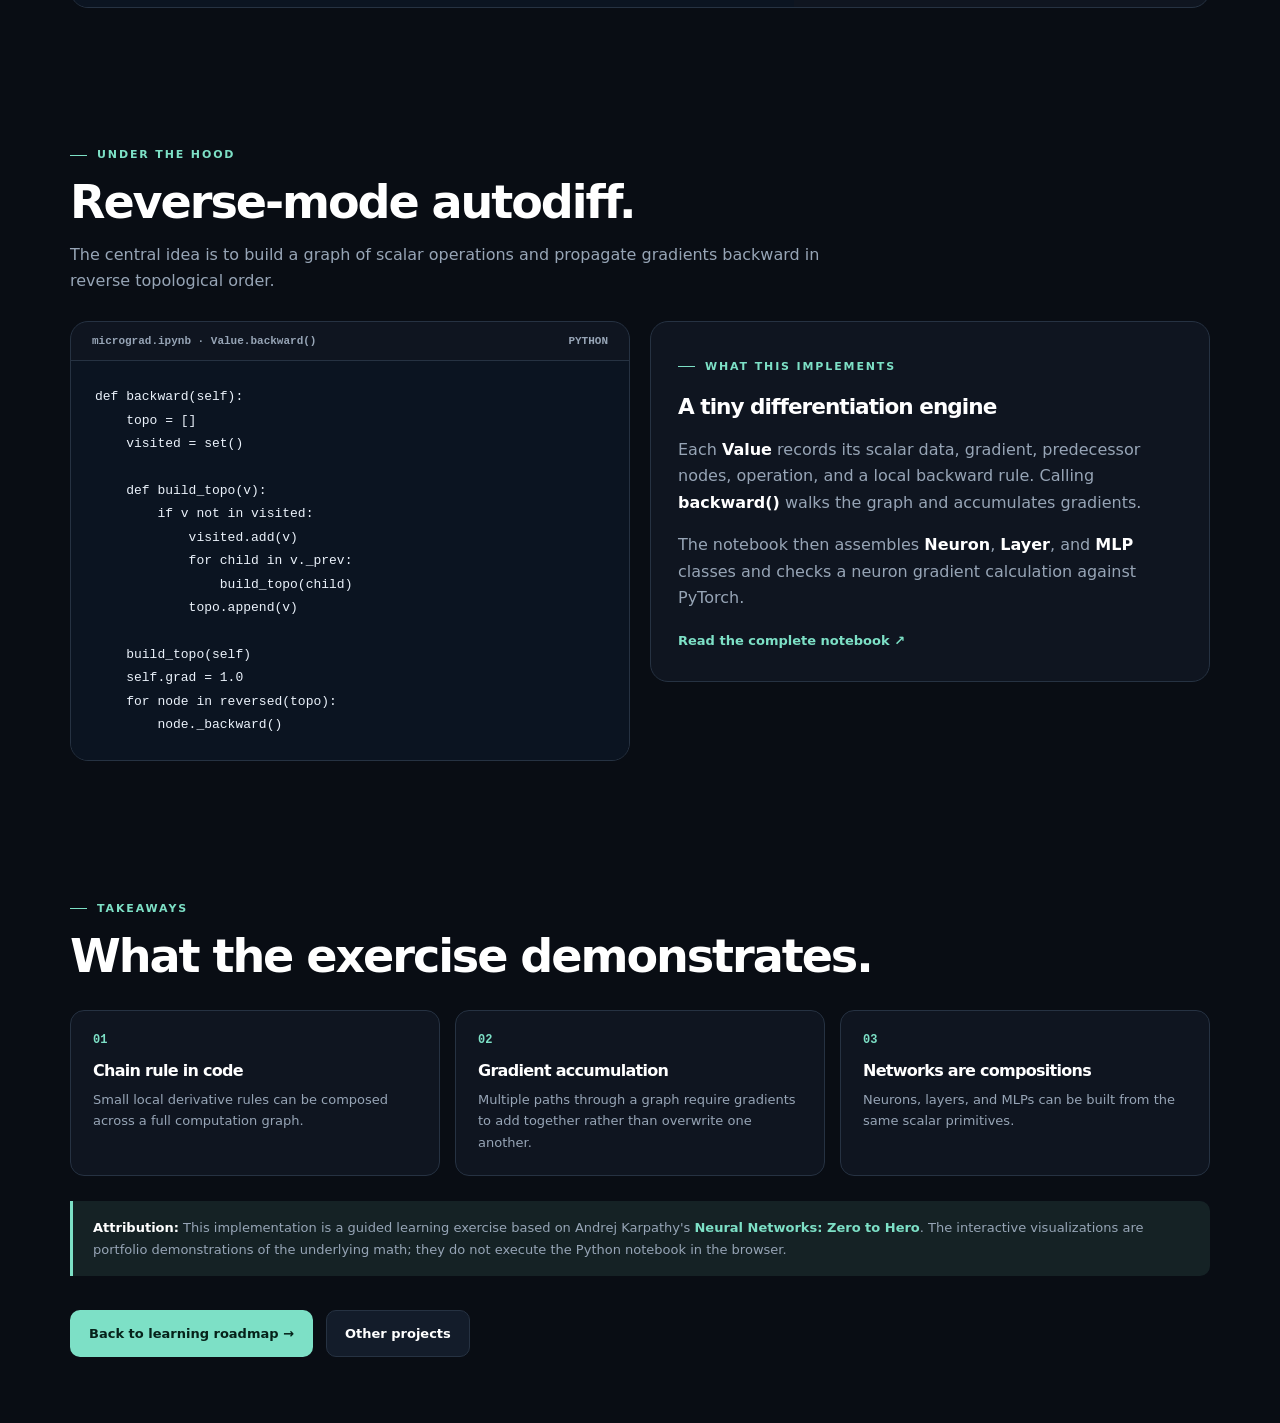
<file: projects/micrograd/index.html>
<!doctype html>
<html lang="en">
<head>
<meta charset="utf-8">
<meta name="viewport" content="width=device-width, initial-scale=1">
<title>Micrograd — Interactive Autograd Demo | Ryan Chung</title>
<meta name="description" content="Interactive explorations of gradients and neural networks based on Ryan Chung’s Micrograd Python notebook.">
<meta name="theme-color" content="#090d14">
<meta property="og:type" content="website">
<meta property="og:title" content="Micrograd — Interactive Autograd Demo | Ryan Chung">
<meta property="og:description" content="Interactive explorations of gradients and neural networks based on Ryan Chung’s Micrograd Python notebook.">
<link rel="canonical" href="https://ryan30402.github.io/projects/micrograd/">
<link rel="icon" href="/assets/favicon.svg" type="image/svg+xml">
<script>try{if(localStorage.getItem('ryan-portfolio-theme')==='light')document.documentElement.dataset.theme='light'}catch(e){}</script>
<link rel="stylesheet" href="/assets/css/styles.css">
<script src="/assets/js/main.js" defer></script>
<script src="/assets/js/micrograd.js" defer></script>
</head>
<body>
<a class="skip-link" href="#main">Skip to content</a>
<header class="site-header">
  <div class="container nav-wrap">
    <a href="/" class="brand" aria-label="Ryan Chung — home">
      <span class="brand-mark" aria-hidden="true">RC</span>
      <span class="brand-name">Ryan Chung<small>CS · AI / ML</small></span>
    </a>
    <nav class="primary-nav" aria-label="Main navigation" id="primary-navigation" data-primary-nav>
      <a href="/">Home</a>
<a href="/projects/">Projects</a>
<a href="/learning/">Learning</a>
<a href="/about/">About</a>
    </nav>
    <div class="header-actions">
      <a href="https://github.com/ryan30402" target="_blank" rel="noopener noreferrer" class="icon-button" title="GitHub profile" aria-label="Open GitHub profile in a new tab">
        <svg width="18" height="18" aria-hidden="true" viewBox="0 0 24 24" fill="none" stroke="currentColor" stroke-width="1.7" stroke-linecap="round" stroke-linejoin="round"><path d="M9 19c-4.2 1.4-4.2-2.5-6-3m12 6v-3.9a3.4 3.4 0 0 0-.95-2.65c3.17-.35 6.5-1.56 6.5-7.05a5.5 5.5 0 0 0-1.5-3.83 5.1 5.1 0 0 0-.09-3.78S17.8.42 15 2.5a13.2 13.2 0 0 0-7 0C5.2.42 4.04.8 4.04.8a5.1 5.1 0 0 0-.1 3.78A5.5 5.5 0 0 0 2.5 8.4c0 5.48 3.33 6.7 6.5 7.05A3.4 3.4 0 0 0 8.05 18V22"/></svg>
      </a>
      <button class="icon-button" data-theme-toggle aria-label="Switch to light theme" title="Switch theme" type="button">
        <svg data-icon="sun" viewBox="0 0 24 24" aria-hidden="true" fill="none" stroke="currentColor" stroke-width="1.8" stroke-linecap="round"><circle cx="12" cy="12" r="4"/><path d="M12 2v2m0 16v2M4.9 4.9l1.4 1.4m11.4 11.4 1.4 1.4M2 12h2m16 0h2M4.9 19.1l1.4-1.4M17.7 6.3l1.4-1.4"/></svg>
        <svg data-icon="moon" viewBox="0 0 24 24" aria-hidden="true" fill="none" stroke="currentColor" stroke-width="1.8" stroke-linecap="round" hidden><path d="M20 15.5A8.5 8.5 0 0 1 8.5 4a8.5 8.5 0 1 0 11.5 11.5Z"/></svg>
      </button>
      <button class="icon-button menu-button" data-menu-toggle aria-controls="primary-navigation" aria-expanded="false" aria-label="Toggle navigation" type="button">
        <svg viewBox="0 0 24 24" aria-hidden="true" fill="none" stroke="currentColor" stroke-width="2" stroke-linecap="round"><path d="M4 7h16M4 12h16M4 17h16"/></svg>
      </button>
    </div>
  </div>
</header>
<main id="main">
<section class="page-intro micro-head"><div class="container">
 <div class="breadcrumbs"><a href="/">Home</a><span>/</span><a href="/projects/">Projects</a><span>/</span>Micrograd</div>
 <span class="eyebrow">Andrej Karpathy · Zero to Hero / 01</span>
 <h1>Micrograd: <span class="text-accent">seeing the gradients.</span></h1>
 <p class="lead">A notebook-based implementation of scalar automatic differentiation, computation graphs, and a small neural network. This page turns two of its ideas into interactive visual explanations.</p>
 <div class="hero-actions"><a class="btn btn-primary" href="https://github.com/ryan30402/ryan30402.github.io/blob/main/assets/micrograd.ipynb" target="_blank" rel="noopener noreferrer">View source notebook ↗</a><a class="btn btn-secondary" href="/assets/micrograd.ipynb" download="micrograd.ipynb">Download notebook ↓</a></div>
 <div class="fact-grid">
 <div class="fact"><span class="label">Core implementation</span><strong>Value + reverse-mode autograd</strong></div>
 <div class="fact"><span class="label">Neural network</span><strong>MLP(3, [4, 4, 1])</strong></div>
 <div class="fact"><span class="label">Verification</span><strong>PyTorch gradient comparison</strong></div>
 </div>
</div></section>
<section class="section compact" style="padding-top:32px"><div class="container">
 <div class="chapter-header"><span class="eyebrow">Interactive / 01</span><h2>Feel the derivative.</h2><p>My notebook starts with <strong>f(x) = 3x² − 4x + 5</strong>. Drag the input to see how its derivative changes, or use one gradient-descent step to move toward the minimum at x ≈ 0.667.</p></div>
 <div class="interactive-panel">
  <div class="panel-top"><div class="panel-title"><svg viewBox="0 0 24 24" aria-hidden="true" fill="none" stroke="currentColor" stroke-width="1.8"><path d="M3 19h18M5 3v16M8 12l4-6 4 8 4-7"/></svg><h3>Gradient playground</h3></div><span class="panel-tag">f(x) = 3x² − 4x + 5</span></div>
  <div class="playground">
    <div class="chart-area">
      <svg viewBox="0 0 720 310" role="img" aria-label="Interactive parabola showing point, gradient tangent, and location along x axis">
       <defs><clipPath id="plotclip"><rect x="38" y="20" width="642" height="250"/></clipPath></defs>
       <g aria-hidden="true"><path class="chart-guide" d="M38 65H680M38 128H680M38 192H680M38 270H680M38 20V270M359 20V270"/></g>
       <g clip-path="url(#plotclip)"><path id="function-curve" class="chart-line" d=""/><path id="tangent-line" class="chart-tangent" d=""/><path id="function-guide" class="chart-guide" d=""/><circle class="chart-point" id="function-point" cx="0" cy="0" r="8"/></g>
       <text class="chart-axis-label" x="38" y="292">−2</text><text class="chart-axis-label" x="358" y="292">x</text><text class="chart-axis-label" x="671" y="292">3</text><text class="chart-axis-label" x="14" y="27">y</text>
       <text class="chart-axis-label" id="point-label" x="480" y="95">(2.00, 9.00)</text>
      </svg>
      <div class="graph-caption">Blue = f(x) · Mint dashed line = local tangent · Mint dot = selected point</div>
    </div>
    <div class="control-area"><div class="control-group"><label for="x-slider">Move the point: x</label><input type="range" id="x-slider" min="-2" max="3" step="0.01" value="2" aria-label="Input x for derivative visualization"/></div>
    <div aria-live="polite"><div class="readout"><span>x</span><strong id="x-value">2.00</strong></div><div class="readout"><span>f(x)</span><strong id="y-value">9.000</strong></div><div class="readout"><span>f′(x)</span><strong id="grad-value">8.000</strong></div></div>
    <div class="control-buttons"><button id="gradient-step" type="button" class="btn btn-primary">Step downhill ↓</button><button id="gradient-reset" type="button" class="btn btn-secondary">Reset</button></div>
    <p style="font-size:11px;margin-top:20px;margin-bottom:0">One step uses x ← x − 0.055 · f′(x). This small demonstration runs in your browser.</p>
    </div>
  </div>
 </div>
</div></section>
<section class="section compact"><div class="container">
 <div class="chapter-header"><span class="eyebrow">Interactive / 02</span><h2>Forward values. Backward gradients.</h2><p>In the notebook, I build a neuron with <strong>o = tanh(x₁w₁ + x₂w₂ + b)</strong>. Adjust three inputs below and see how the forward output and local gradients change. Here x₂ = 0 and w₂ = 1 are fixed, matching the notebook example.</p></div>
 <div class="interactive-panel">
   <div class="panel-top"><div class="panel-title"><svg viewBox="0 0 24 24" aria-hidden="true" fill="none" stroke="currentColor" stroke-width="1.8"><circle cx="5" cy="12" r="2"/><circle cx="12" cy="5" r="2"/><circle cx="12" cy="19" r="2"/><circle cx="20" cy="12" r="2"/><path d="m7 11 3-5m-3 7 3 5m4-13 4 6m-4 8 4-6"/></svg><h3>One-neuron computation graph</h3></div><span class="panel-tag">forward pass + local gradients</span></div>
   <div class="neuron-area">
    <svg class="neuron-diagram" viewBox="0 0 940 235" role="img" aria-label="Computation graph: input times weight, add bias, then tanh to obtain neuron output">
     <defs><marker id="arr" markerWidth="8" markerHeight="8" refX="7" refY="4" orient="auto"><path d="M0 0L8 4L0 8" fill="none" stroke="#88aaff" stroke-width="1.1"/></marker></defs>
     <path class="neuron-arrow" d="M185 109H240M423 109H476M662 109H714" marker-end="url(#arr)"/>
     <rect class="node-box" x="14" y="54" width="170" height="111" rx="12"/><rect class="node-box" x="241" y="54" width="181" height="111" rx="12"/><rect class="node-box" x="477" y="54" width="185" height="111" rx="12"/><rect class="node-box active" x="715" y="54" width="207" height="111" rx="12"/>
     <g text-anchor="middle"><text class="neuron-sub" x="99" y="82">input x₁</text><text class="neuron-label" x="99" y="117" id="neuron-input-val">2.00</text><text class="neuron-sub" x="331" y="82">x₁ × w₁</text><text class="neuron-label" x="331" y="117" id="neuron-product-val">-6.00</text><text class="neuron-sub" x="570" y="82">+ b (+ 0 · 1)</text><text class="neuron-label" x="570" y="117" id="neuron-sum-val">0.88</text><text class="neuron-sub" x="819" y="82">tanh → output</text><text class="neuron-label" x="819" y="117" id="neuron-output-val">0.7071</text></g>
     <g fill="#95aabd" font-size="11" text-anchor="middle" font-family="ui-monospace,monospace"><text x="99" y="200">data</text><text x="331" y="200">multiply</text><text x="570" y="200">sum</text><text x="819" y="200">activation</text></g>
    </svg>
    <div class="range-grid">
     <div class="range-block"><label for="x1-range"><span>Input x₁</span><output data-neuron-readout="x1">2.00</output></label><input type="range" id="x1-range" data-neuron-input="x1" min="-4" max="4" step="0.01" value="2"></div>
     <div class="range-block"><label for="w1-range"><span>Weight w₁</span><output data-neuron-readout="w1">-3.00</output></label><input type="range" id="w1-range" data-neuron-input="w1" min="-4" max="4" step="0.01" value="-3"></div>
     <div class="range-block"><label for="b-range"><span>Bias b</span><output data-neuron-readout="b">6.88</output></label><input type="range" id="b-range" data-neuron-input="b" min="-3" max="8" step="0.01" value="6.88"></div>
    </div>
    <div class="grad-grid" aria-live="polite">
     <div class="fact"><span class="label">∂output / ∂x₁</span><strong id="grad-x1">-1.5000</strong></div>
     <div class="fact"><span class="label">∂output / ∂w₁</span><strong id="grad-w1">1.0000</strong></div>
     <div class="fact"><span class="label">∂output / ∂b</span><strong id="grad-b">0.5000</strong></div>
    </div>
    <p id="neuron-output" style="font-size:11px;margin:17px 0 0;color:var(--faint)">These are analytic local derivatives of the neuron output. The live visualization is JavaScript; the original notebook is Python.</p>
   </div>
 </div>
</div></section>
<section class="section compact"><div class="container">
 <div class="chapter-header"><span class="eyebrow">Notebook evidence</span><h2>A recorded training trace.</h2><p>The notebook constructs a <strong>3 → 4 → 4 → 1</strong> MLP, trains on four example inputs, and prints twenty consecutive loss values. This chart plots those saved numbers; it is not a benchmark across runs.</p></div>
 <div class="interactive-panel loss-panel">
  <div class="loss-chart-wrap"><svg viewBox="0 0 720 255" role="img" aria-label="Loss curve decreases across 20 printed training steps">
   <defs><linearGradient id="loss-gradient" x1="0" x2="0" y1="0" y2="1"><stop offset="0" stop-color="#7de0c6" stop-opacity=".22"/><stop offset="1" stop-color="#7de0c6" stop-opacity="0"/></linearGradient></defs>
   <path class="chart-guide" d="M38 25H680M38 115H680M38 205H680M38 25V205"/>
   <path id="loss-fill" fill="url(#loss-gradient)" d=""/><path id="loss-line" fill="none" stroke="#7de0c6" stroke-width="4" stroke-linejoin="round" stroke-linecap="round" d=""/><circle id="loss-end-point" r="6" fill="#7de0c6" cx="0" cy="0"/>
   <text class="chart-axis-label" x="38" y="234">step 0</text><text class="chart-axis-label" x="605" y="234">step 19</text><text class="chart-axis-label" x="4" y="22">loss</text>
  </svg><p style="font-size:11px;margin:6px 0 0">Values taken from the provided notebook's saved output; initial model state and random seed are not documented.</p></div>
  <div class="loss-info"><div class="metric"><span>First logged loss</span><strong>0.007440</strong></div><div class="metric"><span>Last logged loss</span><strong class="text-accent">0.005328</strong></div><div class="metric"><span>Saved iterations</span><strong>20</strong></div><div style="font-size:12px;color:var(--muted)">Loss is a sum of squared errors across the four examples. These are observations from one notebook execution, not generalization metrics.</div></div>
 </div>
</div></section>
<section class="section compact"><div class="container">
 <div class="chapter-header"><span class="eyebrow">Under the hood</span><h2>Reverse-mode autodiff.</h2><p>The central idea is to build a graph of scalar operations and propagate gradients backward in reverse topological order.</p></div>
 <div class="grid-2" style="align-items:start">
  <div class="card code-showcase"><div class="code-header"><span>micrograd.ipynb · Value.backward()</span><span>PYTHON</span></div><pre><code>def backward(self):
    topo = []
    visited = set()

    def build_topo(v):
        if v not in visited:
            visited.add(v)
            for child in v._prev:
                build_topo(child)
            topo.append(v)

    build_topo(self)
    self.grad = 1.0
    for node in reversed(topo):
        node._backward()</code></pre></div>
  <div class="card card-pad"><span class="eyebrow">What this implements</span><h3 style="margin:18px 0">A tiny differentiation engine</h3><p>Each <strong>Value</strong> records its scalar data, gradient, predecessor nodes, operation, and a local backward rule. Calling <strong>backward()</strong> walks the graph and accumulates gradients.</p><p>The notebook then assembles <strong>Neuron</strong>, <strong>Layer</strong>, and <strong>MLP</strong> classes and checks a neuron gradient calculation against PyTorch.</p><a class="inline-link" target="_blank" rel="noopener noreferrer" href="https://github.com/ryan30402/ryan30402.github.io/blob/main/assets/micrograd.ipynb">Read the complete notebook <span class="arrow">↗</span></a></div>
 </div>
</div></section>
<section class="section compact"><div class="container">
 <div class="chapter-header"><span class="eyebrow">Takeaways</span><h2>What the exercise demonstrates.</h2></div>
 <div class="takeaways"><div class="takeaway"><div class="index">01</div><h3>Chain rule in code</h3><p>Small local derivative rules can be composed across a full computation graph.</p></div><div class="takeaway"><div class="index">02</div><h3>Gradient accumulation</h3><p>Multiple paths through a graph require gradients to add together rather than overwrite one another.</p></div><div class="takeaway"><div class="index">03</div><h3>Networks are compositions</h3><p>Neurons, layers, and MLPs can be built from the same scalar primitives.</p></div></div>
 <div class="note-box" style="margin-top:25px"><strong>Attribution:</strong> This implementation is a guided learning exercise based on Andrej Karpathy's <a href="https://karpathy.ai/zero-to-hero.html" target="_blank" rel="noopener noreferrer" class="inline-link">Neural Networks: Zero to Hero</a>. The interactive visualizations are portfolio demonstrations of the underlying math; they do not execute the Python notebook in the browser.</div>
 <div class="hero-actions" style="margin-top:34px"><a class="btn btn-primary" href="/learning/">Back to learning roadmap →</a><a class="btn btn-secondary" href="/projects/">Other projects</a></div>
</div></section>
</main>
</body>
</html>
</file>
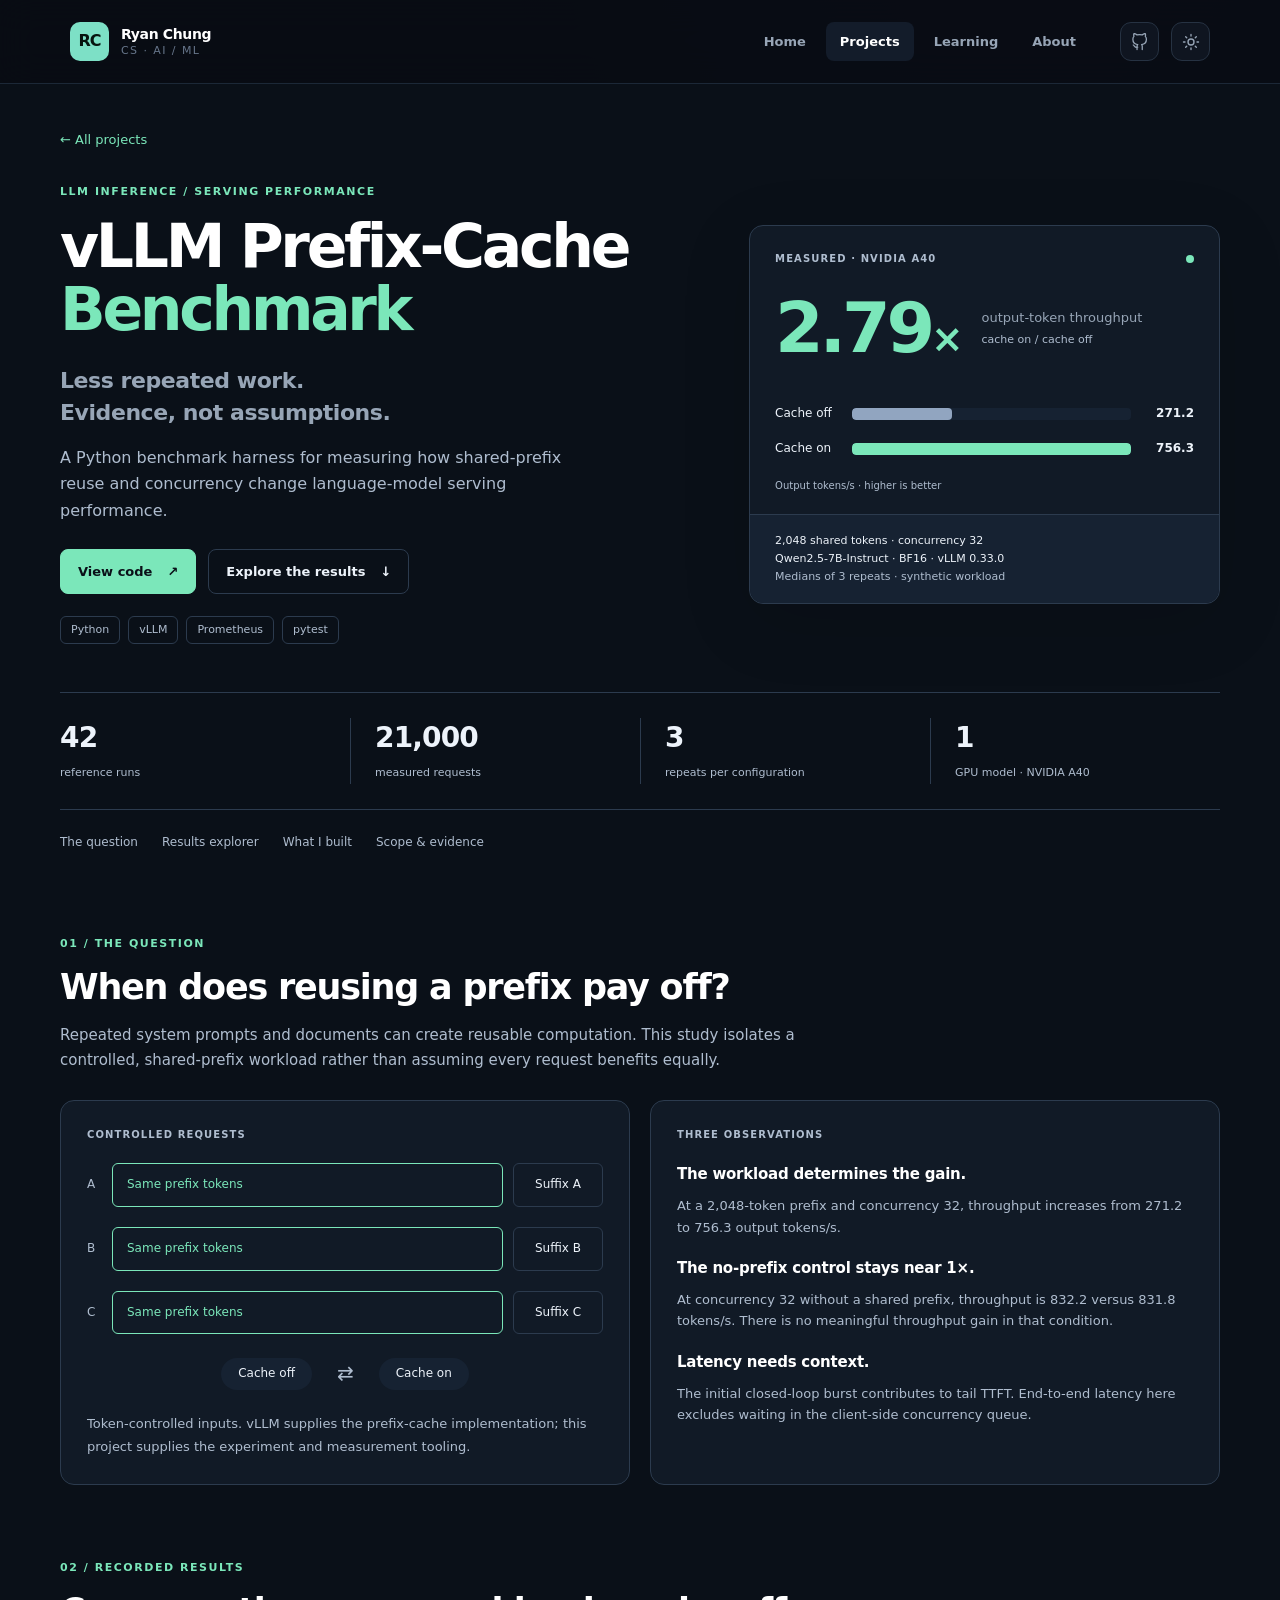
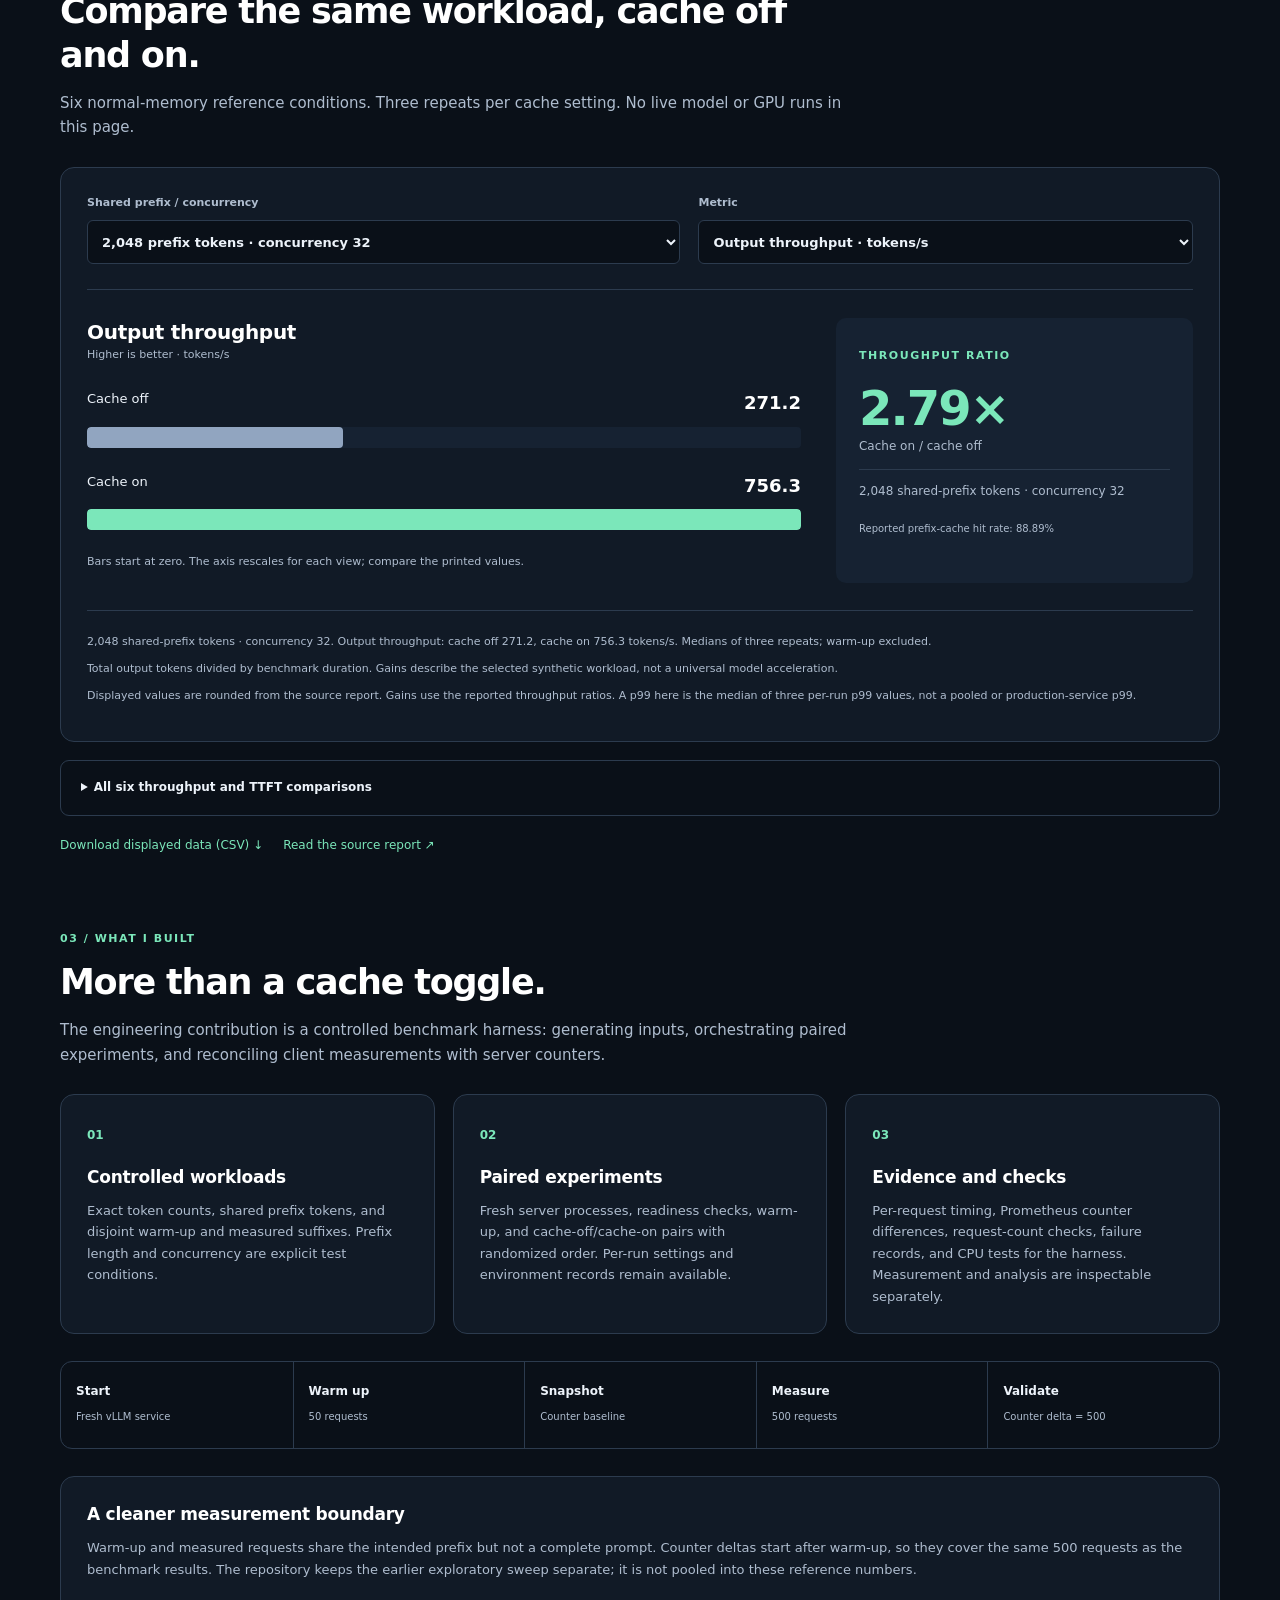
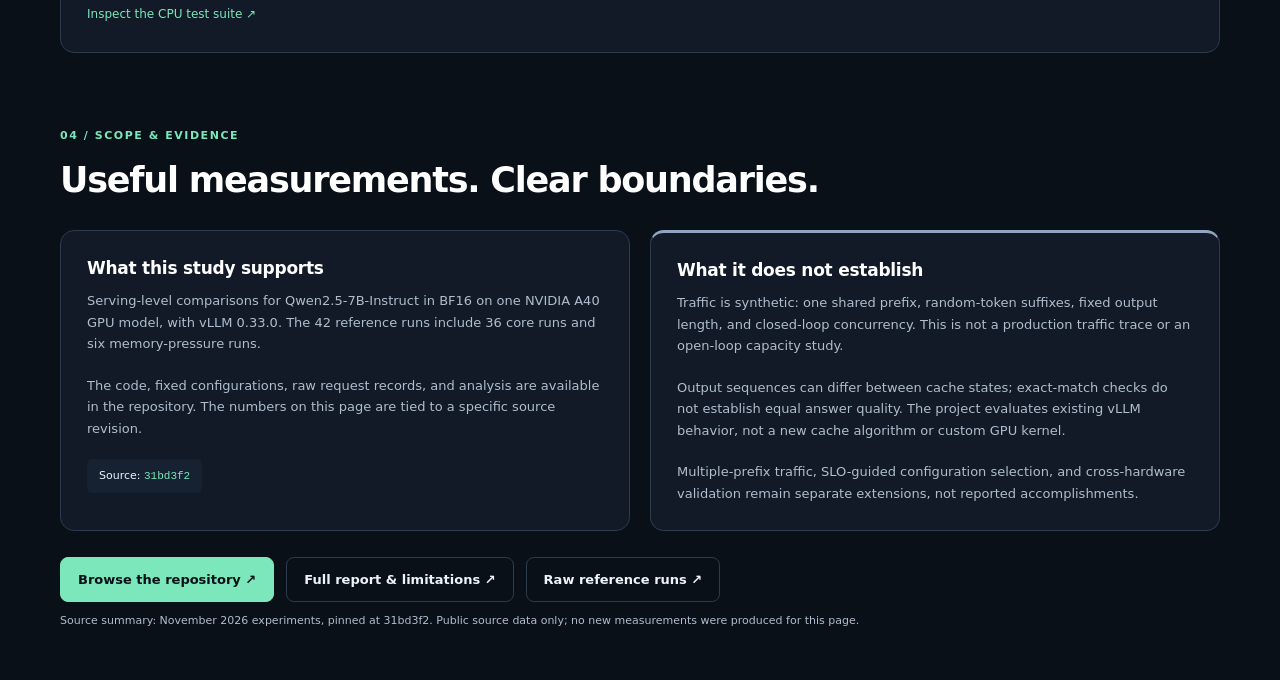
<file: projects/vllm-prefix-cache-bench/index.html>
<!doctype html>
<html lang="en"><head><meta charset="utf-8"><meta name="viewport" content="width=device-width, initial-scale=1">
<title>vLLM Prefix-Cache Benchmark | Ryan Chung</title><meta name="description" content="Controlled vLLM serving experiments on NVIDIA A40: prefix caching, concurrency, TTFT, throughput, and reproducible benchmark tooling.">
<meta name="theme-color" content="#0a1018"><meta property="og:type" content="article"><meta property="og:title" content="vLLM Prefix-Cache Benchmark | Ryan Chung"><meta property="og:description" content="Controlled vLLM serving experiments on NVIDIA A40: prefix caching, concurrency, TTFT, throughput, and reproducible benchmark tooling.">
<link rel="canonical" href="https://ryan30402.github.io/projects/vllm-prefix-cache-bench/"><link rel="icon" href="/assets/favicon.svg" type="image/svg+xml">
<script>try{if(localStorage.getItem('ryan-portfolio-theme')==='light')document.documentElement.dataset.theme='light'}catch(e){}</script>
<link rel="stylesheet" href="/assets/css/styles.css"><link rel="stylesheet" href="/assets/css/prefix-cache.css">
<script src="/assets/js/main.js" defer></script><script src="/assets/js/prefix-cache.js" defer></script>
</head><body><a class="skip-link" href="#main">Skip to content</a>
<header class="site-header">
  <div class="container nav-wrap">
    <a href="/" class="brand" aria-label="Ryan Chung — home">
      <span class="brand-mark" aria-hidden="true">RC</span>
      <span class="brand-name">Ryan Chung<small>CS · AI / ML</small></span>
    </a>
    <nav class="primary-nav" aria-label="Main navigation" id="primary-navigation" data-primary-nav>
      <a href="/">Home</a>
<a href="/projects/" aria-current="page">Projects</a>
<a href="/learning/">Learning</a>
<a href="/about/">About</a>
    </nav>
    <div class="header-actions">
      <a href="https://github.com/ryan30402" target="_blank" rel="noopener noreferrer" class="icon-button" title="GitHub profile" aria-label="Open GitHub profile in a new tab">
        <svg width="18" height="18" aria-hidden="true" viewBox="0 0 24 24" fill="none" stroke="currentColor" stroke-width="1.7" stroke-linecap="round" stroke-linejoin="round"><path d="M9 19c-4.2 1.4-4.2-2.5-6-3m12 6v-3.9a3.4 3.4 0 0 0-.95-2.65c3.17-.35 6.5-1.56 6.5-7.05a5.5 5.5 0 0 0-1.5-3.83 5.1 5.1 0 0 0-.09-3.78S17.8.42 15 2.5a13.2 13.2 0 0 0-7 0C5.2.42 4.04.8 4.04.8a5.1 5.1 0 0 0-.1 3.78A5.5 5.5 0 0 0 2.5 8.4c0 5.48 3.33 6.7 6.5 7.05A3.4 3.4 0 0 0 8.05 18V22"/></svg>
      </a>
      <button class="icon-button" data-theme-toggle aria-label="Switch to light theme" title="Switch theme" type="button">
        <svg data-icon="sun" viewBox="0 0 24 24" aria-hidden="true" fill="none" stroke="currentColor" stroke-width="1.8" stroke-linecap="round"><circle cx="12" cy="12" r="4"/><path d="M12 2v2m0 16v2M4.9 4.9l1.4 1.4m11.4 11.4 1.4 1.4M2 12h2m16 0h2M4.9 19.1l1.4-1.4M17.7 6.3l1.4-1.4"/></svg>
        <svg data-icon="moon" viewBox="0 0 24 24" aria-hidden="true" fill="none" stroke="currentColor" stroke-width="1.8" stroke-linecap="round" hidden><path d="M20 15.5A8.5 8.5 0 0 1 8.5 4a8.5 8.5 0 1 0 11.5 11.5Z"/></svg>
      </button>
      <button class="icon-button menu-button" data-menu-toggle aria-controls="primary-navigation" aria-expanded="false" aria-label="Toggle navigation" type="button">
        <svg viewBox="0 0 24 24" aria-hidden="true" fill="none" stroke="currentColor" stroke-width="2" stroke-linecap="round"><path d="M4 7h16M4 12h16M4 17h16"/></svg>
      </button>
    </div>
  </div>
</header>

<main id="main" class="pc-page">
  <section class="pc-hero pc-container">
    <a class="pc-back" href="/projects/">← All projects</a>
    <div class="pc-hero-grid">
      <div>
        <p class="pc-eyebrow">LLM INFERENCE / SERVING PERFORMANCE</p>
        <h1>vLLM Prefix-Cache<br><span>Benchmark</span></h1>
        <p class="pc-deck">Less repeated work.<br>Evidence, not assumptions.</p>
        <p class="pc-lead">A Python benchmark harness for measuring how shared-prefix reuse and concurrency change language-model serving performance.</p>
        <div class="pc-actions"><a class="pc-btn pc-primary" href="https://github.com/ryan30402/vllm-prefix-cache-bench">View code <span aria-hidden="true">↗</span></a><a class="pc-btn" href="#results">Explore the results <span aria-hidden="true">↓</span></a></div>
        <ul class="pc-tags" aria-label="Technologies"><li>Python</li><li>vLLM</li><li>Prometheus</li><li>pytest</li></ul>
      </div>
      <aside class="pc-hero-card" aria-label="Recorded throughput comparison">
        <div class="pc-panel-label"><span>MEASURED · NVIDIA A40</span><span class="pc-dot" aria-hidden="true"></span></div>
        <div class="pc-headline"><strong>2.79<span>×</span></strong><p>output-token throughput<br><span>cache on / cache off</span></p></div>
        <div class="pc-bar-row"><span>Cache off</span><div class="pc-track"><i class="pc-bar pc-off" style="width:35.86%"></i></div><b>271.2</b></div>
        <div class="pc-bar-row"><span>Cache on</span><div class="pc-track"><i class="pc-bar pc-on" style="width:100%"></i></div><b>756.3</b></div>
        <p class="pc-unit">Output tokens/s · higher is better</p>
        <div class="pc-hero-foot">2,048 shared tokens · concurrency 32<br>Qwen2.5-7B-Instruct · BF16 · vLLM 0.33.0<br><span>Medians of 3 repeats · synthetic workload</span></div>
      </aside>
    </div>
    <div class="pc-stats"><div><b>42</b><span>reference runs</span></div><div><b>21,000</b><span>measured requests</span></div><div><b>3</b><span>repeats per configuration</span></div><div><b>1</b><span>GPU model · NVIDIA A40</span></div></div>
  </section>
  <nav class="pc-container pc-jump" aria-label="On this page"><a href="#question">The question</a><a href="#results">Results explorer</a><a href="#method">What I built</a><a href="#scope">Scope &amp; evidence</a></nav>
  <section id="question" class="pc-section pc-container">
    <div class="pc-section-title"><p class="pc-eyebrow">01 / THE QUESTION</p><h2>When does reusing a prefix pay off?</h2><p>Repeated system prompts and documents can create reusable computation. This study isolates a controlled, shared-prefix workload rather than assuming every request benefits equally.</p></div>
    <div class="pc-two-col"><div class="pc-panel pc-prefix-demo" role="img" aria-label="Three requests share the same prefix tokens and have different suffix tokens. The benchmark switches vLLM's existing cache off and on."><div class="pc-panel-label">CONTROLLED REQUESTS</div><div class="pc-prompt"><em>A</em><span class="pc-shared">Same prefix tokens</span><span class="pc-suffix">Suffix A</span></div><div class="pc-prompt"><em>B</em><span class="pc-shared">Same prefix tokens</span><span class="pc-suffix">Suffix B</span></div><div class="pc-prompt"><em>C</em><span class="pc-shared">Same prefix tokens</span><span class="pc-suffix">Suffix C</span></div><div class="pc-toggle-demo"><span>Cache off</span><b aria-hidden="true">⇄</b><span>Cache on</span></div><p class="pc-note">Token-controlled inputs. vLLM supplies the prefix-cache implementation; this project supplies the experiment and measurement tooling.</p></div>
    <div class="pc-panel pc-findings"><div class="pc-panel-label">THREE OBSERVATIONS</div><h3>The workload determines the gain.</h3><p>At a 2,048-token prefix and concurrency 32, throughput increases from 271.2 to 756.3 output tokens/s.</p><h3>The no-prefix control stays near 1×.</h3><p>At concurrency 32 without a shared prefix, throughput is 832.2 versus 831.8 tokens/s. There is no meaningful throughput gain in that condition.</p><h3>Latency needs context.</h3><p>The initial closed-loop burst contributes to tail TTFT. End-to-end latency here excludes waiting in the client-side concurrency queue.</p></div></div>
  </section>
  <section id="results" class="pc-section pc-container">
    <div class="pc-section-title"><p class="pc-eyebrow">02 / RECORDED RESULTS</p><h2>Compare the same workload, cache off and on.</h2><p>Six normal-memory reference conditions. Three repeats per cache setting. No live model or GPU runs in this page.</p></div>
    <div class="pc-panel pc-results">
      <div class="pc-controls"><label>Shared prefix / concurrency<select id="pc-scenario"><option value="0">0 prefix tokens · concurrency 1</option><option value="1">0 prefix tokens · concurrency 32</option><option value="2">2,048 prefix tokens · concurrency 1</option><option value="3" selected>2,048 prefix tokens · concurrency 32</option><option value="4">2,048 prefix tokens · concurrency 128</option><option value="5">4,096 prefix tokens · concurrency 128</option></select></label><label>Metric<select id="pc-metric"><option value="throughput">Output throughput · tokens/s</option><option value="ttft">p50 time to first token · ms</option><option value="tpot">Mean time per output token · ms</option><option value="e2e">p50 end-to-end latency · ms</option><option value="p99">p99 time to first token · ms</option></select></label></div>
      <div class="pc-results-grid"><div><h3 id="pc-chart-title">Output throughput</h3><p class="pc-note" id="pc-direction">Higher is better · tokens/s</p><div class="pc-chart" role="img" id="pc-chart" aria-label="Cache off 271.2 output tokens per second; cache on 756.3 output tokens per second."><div class="pc-result-bar"><div><span>Cache off</span><strong id="pc-off-value">271.2</strong></div><div class="pc-track"><i id="pc-off-bar" class="pc-bar pc-off" style="width:35.86%"></i></div></div><div class="pc-result-bar"><div><span>Cache on</span><strong id="pc-on-value">756.3</strong></div><div class="pc-track"><i id="pc-on-bar" class="pc-bar pc-on" style="width:100%"></i></div></div></div><p class="pc-note">Bars start at zero. The axis rescales for each view; compare the printed values.</p></div><aside class="pc-comparison"><span class="pc-eyebrow" id="pc-ratio-label">THROUGHPUT RATIO</span><strong id="pc-ratio">2.79×</strong><p id="pc-ratio-note">Cache on / cache off</p><p id="pc-condition">2,048 shared-prefix tokens · concurrency 32</p><span class="pc-cache-evidence" id="pc-hit">Reported prefix-cache hit rate: 88.89%</span></aside></div>
      <div class="pc-result-notes"><p id="pc-status" role="status" aria-live="polite">Recorded reference data. 500 measured requests per run; warm-up is excluded.</p><p id="pc-metric-note">Total output tokens divided by benchmark duration. Gains describe the selected synthetic workload, not a universal model acceleration.</p><p class="pc-note">Displayed values are rounded from the source report. Gains use the reported throughput ratios. A p99 here is the median of three per-run p99 values, not a pooled or production-service p99.</p></div>
    </div>
    <details class="pc-table-details"><summary>All six throughput and TTFT comparisons</summary><div class="pc-table-wrap"><table><caption>Normal-memory clean reference runs; throughput in output tokens/s, TTFT in ms.</caption><thead><tr><th scope="col">Prefix tokens</th><th scope="col">Concurrency</th><th scope="col">Cache off</th><th scope="col">Cache on</th><th scope="col">Ratio</th><th scope="col">p50 TTFT: off → on</th></tr></thead><tbody><tr><th scope="row">0</th><td>1</td><td>35.3</td><td>35.3</td><td>1.00×</td><td>57 → 58</td></tr><tr><th scope="row">0</th><td>32</td><td>832.2</td><td>831.8</td><td>1.00×</td><td>576 → 633</td></tr><tr><th scope="row">2,048</th><td>1</td><td>32.5</td><td>34.9</td><td>1.07×</td><td>352 → 78</td></tr><tr><th scope="row">2,048</th><td>32</td><td>271.2</td><td>756.3</td><td>2.79×</td><td>1,276 → 634</td></tr><tr><th scope="row">2,048</th><td>128</td><td>252.2</td><td>1,391.0</td><td>5.52×</td><td>10,976 → 1,454</td></tr><tr><th scope="row">4,096</th><td>128</td><td>132.7</td><td>1,137.0</td><td>8.57×</td><td>68,408 → 1,750</td></tr></tbody></table></div></details>
    <div class="pc-evidence-links"><a href="/assets/prefix-cache/reference-summary.csv" download>Download displayed data (CSV) ↓</a><a href="https://github.com/ryan30402/vllm-prefix-cache-bench/blob/31bd3f27adc617a32b6c9756b2e1d219f037bd8c/analysis/REPORT.md#clean-reference-runs-v2-harness">Read the source report ↗</a></div>
    <noscript><p class="pc-notice">JavaScript is disabled. The default comparison and complete data table remain available. Use the CSV for every displayed value.</p></noscript>
  </section>
  <section id="method" class="pc-section pc-container">
    <div class="pc-section-title"><p class="pc-eyebrow">03 / WHAT I BUILT</p><h2>More than a cache toggle.</h2><p>The engineering contribution is a controlled benchmark harness: generating inputs, orchestrating paired experiments, and reconciling client measurements with server counters.</p></div>
    <div class="pc-capabilities"><article class="pc-panel"><span class="pc-step-number">01</span><h3>Controlled workloads</h3><p>Exact token counts, shared prefix tokens, and disjoint warm-up and measured suffixes. Prefix length and concurrency are explicit test conditions.</p></article><article class="pc-panel"><span class="pc-step-number">02</span><h3>Paired experiments</h3><p>Fresh server processes, readiness checks, warm-up, and cache-off/cache-on pairs with randomized order. Per-run settings and environment records remain available.</p></article><article class="pc-panel"><span class="pc-step-number">03</span><h3>Evidence and checks</h3><p>Per-request timing, Prometheus counter differences, request-count checks, failure records, and CPU tests for the harness. Measurement and analysis are inspectable separately.</p></article></div>
    <ol class="pc-flow" aria-label="Each run's measurement sequence"><li><b>Start</b><span>Fresh vLLM service</span></li><li><b>Warm up</b><span>50 requests</span></li><li><b>Snapshot</b><span>Counter baseline</span></li><li><b>Measure</b><span>500 requests</span></li><li><b>Validate</b><span>Counter delta = 500</span></li></ol>
    <div class="pc-panel pc-method-note"><h3>A cleaner measurement boundary</h3><p>Warm-up and measured requests share the intended prefix but not a complete prompt. Counter deltas start after warm-up, so they cover the same 500 requests as the benchmark results. The repository keeps the earlier exploratory sweep separate; it is not pooled into these reference numbers.</p><a href="https://github.com/ryan30402/vllm-prefix-cache-bench/tree/31bd3f27adc617a32b6c9756b2e1d219f037bd8c/tests">Inspect the CPU test suite ↗</a></div>
  </section>
  <section id="scope" class="pc-section pc-container">
    <div class="pc-section-title"><p class="pc-eyebrow">04 / SCOPE &amp; EVIDENCE</p><h2>Useful measurements. Clear boundaries.</h2></div>
    <div class="pc-two-col"><div class="pc-panel"><h3>What this study supports</h3><p>Serving-level comparisons for Qwen2.5-7B-Instruct in BF16 on one NVIDIA A40 GPU model, with vLLM 0.33.0. The 42 reference runs include 36 core runs and six memory-pressure runs.</p><p>The code, fixed configurations, raw request records, and analysis are available in the repository. The numbers on this page are tied to a specific source revision.</p><div class="pc-source-id">Source: <a href="https://github.com/ryan30402/vllm-prefix-cache-bench/tree/31bd3f27adc617a32b6c9756b2e1d219f037bd8c"><code>31bd3f2</code></a></div></div><div class="pc-panel pc-limits"><h3>What it does not establish</h3><p>Traffic is synthetic: one shared prefix, random-token suffixes, fixed output length, and closed-loop concurrency. This is not a production traffic trace or an open-loop capacity study.</p><p>Output sequences can differ between cache states; exact-match checks do not establish equal answer quality. The project evaluates existing vLLM behavior, not a new cache algorithm or custom GPU kernel.</p><p>Multiple-prefix traffic, SLO-guided configuration selection, and cross-hardware validation remain separate extensions, not reported accomplishments.</p></div></div>
    <div class="pc-actions pc-bottom-actions"><a class="pc-btn pc-primary" href="https://github.com/ryan30402/vllm-prefix-cache-bench">Browse the repository ↗</a><a class="pc-btn" href="https://github.com/ryan30402/vllm-prefix-cache-bench/blob/31bd3f27adc617a32b6c9756b2e1d219f037bd8c/analysis/REPORT.md">Full report &amp; limitations ↗</a><a class="pc-btn" href="https://github.com/ryan30402/vllm-prefix-cache-bench/tree/31bd3f27adc617a32b6c9756b2e1d219f037bd8c/results_v2">Raw reference runs ↗</a></div>
    <p class="pc-note pc-source-note">Source summary: November 2026 experiments, pinned at 31bd3f2. Public source data only; no new measurements were produced for this page.</p>
  </section>
</main>
<script type="application/json" id="pc-data">{"schema_version":1,"source_commit":"31bd3f27adc617a32b6c9756b2e1d219f037bd8c","source_report":"https://github.com/ryan30402/vllm-prefix-cache-bench/blob/31bd3f27adc617a32b6c9756b2e1d219f037bd8c/analysis/REPORT.md","source_table":"Clean reference runs (v2 harness) / Results","aggregation":"Each displayed value is a median of three per-run measurements. Values are transcribed from the rounded report table; throughput ratios use the reported ratios, not division of displayed rounded values.","environment":{"gpu":"NVIDIA A40","model":"Qwen2.5-7B-Instruct","precision":"BF16","vllm":"0.33.0","suffix_tokens":256,"output_tokens":128,"warmup_requests":50,"measured_requests_per_run":500},"scope":{"reference_runs":42,"reference_requests":21000,"main_runs":36,"memory_pressure_runs":6,"repeats":3},"rows":[{"prefix":0,"concurrency":1,"off":35.3,"on":35.3,"gain":1.0,"tpot_off":28.1,"tpot_on":28.1,"ttft_off":57,"ttft_on":58,"p99_off":67,"p99_on":71,"e2e_off":3628,"e2e_on":3629,"hit_rate":0.0},{"prefix":0,"concurrency":32,"off":832.2,"on":831.8,"gain":1.0,"tpot_off":33.4,"tpot_on":33.4,"ttft_off":576,"ttft_on":633,"p99_off":1140,"p99_on":1050,"e2e_off":4841,"e2e_on":4854,"hit_rate":0.0},{"prefix":2048,"concurrency":1,"off":32.5,"on":34.9,"gain":1.07,"tpot_off":28.3,"tpot_on":28.3,"ttft_off":352,"ttft_on":78,"p99_off":378,"p99_on":107,"e2e_off":3942,"e2e_on":3668,"hit_rate":0.8889},{"prefix":2048,"concurrency":32,"off":271.2,"on":756.3,"gain":2.79,"tpot_off":105.9,"tpot_on":36.9,"ttft_off":1276,"ttft_on":634,"p99_off":9044,"p99_on":1256,"e2e_off":15054,"e2e_on":5337,"hit_rate":0.8889},{"prefix":2048,"concurrency":128,"off":252.2,"on":1391.0,"gain":5.52,"tpot_off":390.2,"tpot_on":77.1,"ttft_off":10976,"ttft_on":1454,"p99_off":51976,"p99_on":5665,"e2e_off":66627,"e2e_on":11688,"hit_rate":0.8889},{"prefix":4096,"concurrency":128,"off":132.7,"on":1137.0,"gain":8.57,"tpot_off":419.7,"tpot_on":95.7,"ttft_off":68408,"ttft_on":1750,"p99_off":108461,"p99_on":6616,"e2e_off":125146,"e2e_on":14479,"hit_rate":0.9412}]}</script>


</body></html>
</file>
<file: assets/css/styles.css>
:root {
  color-scheme: dark;
  --bg: #090d14;
  --bg-deep: #070a10;
  --surface: #0f1520;
  --surface-2: #131c2a;
  --surface-soft: #111925;
  --surface-raised: #172232;
  --text: #ebf2fb;
  --text-strong: #ffffff;
  --muted: #97a5b6;
  --faint: #67768b;
  --line: #263242;
  --line-soft: #1c2837;
  --accent: #7de0c6;
  --accent-2: #90adff;
  --accent-bg: rgba(125, 224, 198, .1);
  --shadow: rgba(0, 0, 0, .34);
  --canvas: #0b1421;
  --grid: rgba(152, 175, 207, .085);
}
html[data-theme="light"] {
  color-scheme: light;
  --bg: #f7f9fc;
  --bg-deep: #edf2f8;
  --surface: #ffffff;
  --surface-2: #f2f6fb;
  --surface-soft: #f9fbfd;
  --surface-raised: #eaf1f8;
  --text: #27354a;
  --text-strong: #101d2f;
  --muted: #586b81;
  --faint: #75879b;
  --line: #d6e1eb;
  --line-soft: #e5ebf2;
  --accent: #087a67;
  --accent-2: #4763cf;
  --accent-bg: rgba(8, 122, 103, .095);
  --shadow: rgba(48, 74, 108, .1);
  --canvas: #edf5fa;
  --grid: rgba(50, 80, 112, .1);
}
* { box-sizing: border-box; }
[hidden] { display:none!important; }
html { scroll-behavior: smooth; scroll-padding-top: 100px; }
body {
  min-width: 320px;
  margin: 0;
  color: var(--text);
  background: var(--bg);
  font-family: ui-sans-serif, system-ui, -apple-system, BlinkMacSystemFont, "Segoe UI", sans-serif;
  font-size: 16px;
  line-height: 1.65;
  -webkit-font-smoothing: antialiased;
  overflow-x: clip;
}
body::before {
  content: "";
  position: fixed;
  inset: 0;
  pointer-events: none;
  background: radial-gradient(ellipse 800px 500px at 80% -5%, rgba(92, 145, 222, .085), transparent 65%);
  z-index: -1;
}
::selection { color: var(--bg); background: var(--accent); }
a { color: inherit; text-decoration: none; }
button, input { font: inherit; }
button { cursor: pointer; }
button:disabled { cursor: not-allowed; opacity: .5; }
:focus-visible { outline: 2px solid var(--accent); outline-offset: 4px; }
img, svg { max-width: 100%; }
svg { display: block; }
strong { color: var(--text-strong); }
.container { width: min(1140px, calc(100% - 56px)); margin-inline: auto; }
.container-narrow { width: min(860px, calc(100% - 56px)); margin-inline: auto; }
.sr-only { position: absolute; width: 1px; height: 1px; padding: 0; margin: -1px; overflow: hidden; clip: rect(0,0,0,0); white-space: nowrap; border: 0; }
.skip-link { position: fixed; top: 12px; left: 14px; padding: 9px 16px; background: var(--accent); color: var(--bg); z-index: 100; transform: translateY(-150%); border-radius: 10px; }
.skip-link:focus { transform: translateY(0); }

/* Top navigation */
.site-header { height: 84px; border-bottom: 1px solid var(--line-soft); position: sticky; top: 0; z-index: 30; background: color-mix(in srgb, var(--bg), transparent 8%); backdrop-filter: blur(18px); -webkit-backdrop-filter: blur(18px); }
.nav-wrap { height: 100%; display: flex; gap: 30px; align-items: center; justify-content: space-between; }
.brand { display: flex; align-items: center; gap: 12px; white-space: nowrap; }
.brand-mark { display: grid; place-items: center; width: 39px; height: 39px; color: #07140f; background: var(--accent); border-radius: 10px; font-weight: 800; font-size: 16px; letter-spacing: -.07em; }
.brand-name { color: var(--text-strong); font-weight: 700; font-size: 14px; letter-spacing: -.025em; }
.brand-name small { display: block; color: var(--faint); font-size: 11px; font-weight: 500; letter-spacing: .13em; margin-top: -4px; }
.primary-nav { display: flex; align-items: center; justify-content: center; gap: 6px; margin-left: auto; }
.primary-nav a { padding: 9px 14px; font-size: 13px; color: var(--muted); border-radius: 8px; font-weight: 600; transition: background .2s, color .2s; }
.primary-nav a:hover, .primary-nav a[aria-current="page"] { background: var(--surface-2); color: var(--text-strong); }
.header-actions { display: flex; align-items: center; gap: 12px; }
.icon-button { width: 39px; height: 39px; border: 1px solid var(--line); border-radius: 11px; background: var(--surface); display: grid; place-items: center; color: var(--muted); transition: border .2s, color .2s; }
.icon-button:hover { color: var(--accent); border-color: var(--accent); }
.icon-button svg { width: 18px; height: 18px; }
.menu-button { display: none; }

/* Shared */
.eyebrow { display: inline-flex; gap: 10px; align-items: center; color: var(--accent); letter-spacing: .17em; font-size: 11px; font-weight: 800; text-transform: uppercase; }
.eyebrow::before { content: ""; width: 17px; height: 1px; background: var(--accent); }
h1, h2, h3, h4, p { margin-top: 0; }
h1, h2, h3, h4 { color: var(--text-strong); letter-spacing: -.045em; line-height: 1.16; }
h1 { font-size: clamp(3.1rem, 5.6vw, 5.25rem); font-weight: 760; }
h2 { font-size: clamp(2rem, 3.6vw, 3rem); font-weight: 730; }
h3 { font-size: 1.35rem; font-weight: 720; }
p { color: var(--muted); }
.lead { font-size: clamp(1rem, 1.4vw, 1.16rem); line-height: 1.85; }
.overline { font-size: 12px; letter-spacing: .16em; text-transform: uppercase; color: var(--faint); font-weight: 800; }
.text-accent { color: var(--accent); }
.text-muted { color: var(--muted); }
.text-faint { color: var(--faint); }
.arrow { display: inline-block; transition: transform .2s; }
a:hover .arrow { transform: translate(3px, -2px); }
.btn { display: inline-flex; align-items: center; justify-content: center; gap: 10px; padding: 12px 18px; min-height: 47px; border-radius: 10px; border: 1px solid var(--line); font-size: 13px; font-weight: 750; white-space: nowrap; transition: transform .2s, background .2s, border-color .2s; }
.btn:hover { transform: translateY(-2px); }
.btn-primary { background: var(--accent); color: #06221a; border-color: transparent; }
.btn-primary:hover { background: #a6edd9; }
.btn-secondary { background: var(--surface-2); color: var(--text-strong); }
.btn-secondary:hover { border-color: var(--accent); }
.btn-ghost { border-color: transparent; color: var(--muted); padding-inline: 6px; }
.btn-ghost:hover { color: var(--text); }
.inline-link { color: var(--accent); font-weight: 700; font-size: 13px; }
.inline-link:hover { text-decoration: underline; text-underline-offset: 4px; }
.pill { display: inline-flex; align-items: center; gap: 6px; padding: 5px 10px; border: 1px solid var(--line); border-radius: 100px; font-size: 11px; font-weight: 700; color: var(--muted); white-space: nowrap; }
.pill::before { content: ""; width: 6px; height: 6px; background: var(--accent); border-radius: 50%; }
.pill.neutral::before { background: var(--faint); }
.pill.solid { color: var(--accent); background: var(--accent-bg); border-color: color-mix(in srgb, var(--accent), transparent 75%); }
.dot-separator { color: var(--faint); margin: 0 7px; }
.divider { height: 1px; background: var(--line-soft); }
.section { padding: 92px 0; }
.section.compact { padding: 65px 0; }
.section-heading { display: flex; align-items: end; justify-content: space-between; gap: 20px; margin-bottom: 33px; }
.section-heading h2 { margin: 12px 0 0; }
.section-heading p { max-width: 560px; margin: 12px 0 0; }
.section-note { max-width: 500px; }
.grid-2 { display: grid; grid-template-columns: repeat(2, minmax(0,1fr)); gap: 20px; }
.grid-3 { display: grid; grid-template-columns: repeat(3, minmax(0,1fr)); gap: 20px; }
.card { background: var(--surface); border: 1px solid var(--line); border-radius: 18px; overflow: hidden; }
.card-pad { padding: 27px; }
.card-hover { transition: transform .22s, border-color .22s, box-shadow .22s; }
.card-hover:hover { transform: translateY(-5px); border-color: color-mix(in srgb,var(--accent),var(--line) 65%); box-shadow: 0 18px 48px var(--shadow); }
.tag-list { display: flex; flex-wrap: wrap; gap: 8px; padding: 0; margin: 0; list-style: none; }
.tag-list li { font-size: 11px; letter-spacing: .01em; font-weight: 650; color: var(--muted); border: 1px solid var(--line); background: var(--surface-2); border-radius: 7px; padding: 5px 10px; }
.feature-top { display: flex; align-items: center; justify-content: space-between; gap: 18px; margin-bottom: 18px; }
.feature-type { font-size: 11px; color: var(--accent); letter-spacing: .12em; text-transform: uppercase; font-weight: 750; }
.meta-line { display: flex; flex-wrap: wrap; gap: 15px; color: var(--muted); font-size: 12px; }

/* Home hero */
.hero { padding: 90px 0 75px; }
.hero-grid { display: grid; grid-template-columns: 1.05fr .95fr; gap: clamp(35px, 6vw, 75px); align-items: center; }
.hero h1 { margin: 23px 0 24px; max-width: 730px; }
.hero p { max-width: 565px; }
.hero-actions { display: flex; align-items: center; gap: 13px; margin-top: 32px; flex-wrap: wrap; }
.hero-caption { display: flex; flex-wrap: wrap; align-items: center; gap: 10px; margin-top: 48px; font-size: 12px; color: var(--faint); }
.hero-caption strong { font-weight: 650; }
.hero-caption .mini-divider { height: 16px; width: 1px; background: var(--line); margin: 0 5px; }
.visual-shell { position: relative; min-width: 0; border: 1px solid var(--line); border-radius: 22px; background: radial-gradient(circle at 65% 12%, rgba(106,160,232,.16),transparent 40%), var(--surface); box-shadow: 0 28px 72px rgba(0,0,0,.22); overflow: hidden; }
.visual-top { display:flex; justify-content:space-between; gap:12px; align-items:center; border-bottom:1px solid var(--line); padding: 15px 19px; color:var(--muted); font: 700 10px ui-monospace, SFMono-Regular, Consolas, monospace; letter-spacing:.11em; }
.status-live { display: flex; align-items:center; gap:7px; color:var(--accent); }
.status-live::before { content:""; width:7px; height:7px; background:var(--accent); border-radius:50%; box-shadow: 0 0 0 4px var(--accent-bg); }
.visual-art { position:relative; min-height: 380px; display: grid; place-items: center; background-image: radial-gradient(var(--grid) 1px, transparent 1px); background-size: 22px 22px; }
.visual-art > svg { width:100%; padding: 10px 5px 50px; overflow:visible; }
.network-path { stroke: var(--accent-2); stroke-width:2; fill:none; opacity:.46; stroke-dasharray: 7 10; animation: move-path 14s linear infinite; }
.network-path.out { stroke: var(--accent); opacity:.75; }
.network-point { fill: var(--surface-raised); stroke: var(--accent-2); stroke-width:2; }
.network-point.target { stroke: var(--accent); fill: var(--accent-bg); }
.svg-text { fill: var(--text); font: 600 15px ui-monospace, SFMono-Regular, Consolas, monospace; }
.svg-small { fill: var(--muted); font: 500 11px ui-monospace, SFMono-Regular, Consolas, monospace; }
.visual-bottom { position:absolute; bottom:0; left:0; right:0; display:flex; justify-content:space-between; align-items:center; padding:16px 21px; background: linear-gradient(transparent,var(--surface) 22%); font: 600 11px ui-monospace,SFMono-Regular,Consolas,monospace; color:var(--muted); }
.visual-bottom b { color:var(--accent); font-weight:600; }
@keyframes move-path { to { stroke-dashoffset:-204; } }

/* Cards, home */
.featured-card { display:grid; grid-template-columns:1fr .85fr; min-height: 290px; }
.featured-content { padding:35px; display:flex; flex-direction:column; align-items:start; }
.featured-content h3 { font-size: clamp(1.5rem,2.25vw,2rem); margin:0 0 14px; }
.featured-content p { max-width:530px; }
.featured-content .tag-list { margin:12px 0 26px; }
.featured-content .inline-link { margin-top:auto; }
.featured-visual { background:radial-gradient(circle at 70% 40%,rgba(129,174,255,.17),transparent 57%),var(--canvas); border-left:1px solid var(--line); display:grid; place-items:center; position:relative; overflow:hidden; }
.featured-visual::before { content:""; position:absolute; inset:0; background-image:linear-gradient(to right,var(--grid) 1px,transparent 1px),linear-gradient(to bottom,var(--grid) 1px,transparent 1px); background-size:30px 30px; mask-image: radial-gradient(circle,black 15%,transparent 80%); }
.featured-visual svg { width:min(370px,90%); position:relative; z-index:1; }
.future-card { display:flex; flex-direction:column; min-height:212px; padding:27px; }
.future-card .feature-top { margin-bottom:15px; }
.future-card h3 { margin-bottom:9px; }
.future-card p { font-size:14px; margin-bottom:0; }
.future-card .card-icon { width:42px; height:42px; background:var(--surface-2); color:var(--accent-2); border:1px solid var(--line); border-radius:12px; display:grid; place-items:center; }
.future-card .card-icon svg { width:22px; height:22px; }
.focus-strip { padding: 26px 0 90px; }
.focus-box { padding:29px 34px; border:1px solid var(--line); border-radius:18px; background:var(--surface-soft); display:grid; grid-template-columns:1.05fr 1fr; gap:35px; align-items:center; }
.focus-box h3 { margin:10px 0 12px; font-size:1.4rem; }
.focus-box p { font-size:14px; max-width:490px; margin-bottom:0; }
.focus-tags { display:flex; flex-wrap:wrap; gap:10px; justify-content:end; }
.focus-tags span { border:1px solid var(--line); border-radius:10px; padding:8px 11px; color:var(--muted); font-size:12px; background:var(--surface); }

/* Inner pages */
.page-intro { padding:90px 0 45px; }
.page-intro h1 { font-size:clamp(3rem,6vw,5rem); max-width:930px; margin:18px 0 20px; }
.page-intro p { max-width:690px; }
.breadcrumbs { display:flex; align-items:center; flex-wrap:wrap; gap:11px; color:var(--faint); font-size:12px; margin-bottom:22px; }
.breadcrumbs a:hover { color:var(--accent); }
.breadcrumbs span { opacity:.55; }
.project-feature { display:grid; grid-template-columns:1fr .7fr; gap:20px; align-items:stretch; }
.project-entry { padding:35px; min-height:290px; display:flex; flex-direction:column; }
.project-entry h2 { font-size:2rem; margin:15px 0 10px; }
.project-entry .tag-list { margin:18px 0 25px; }
.project-entry .inline-link { margin-top:auto; }
.mini-dashboard { padding:25px; display:flex; flex-direction:column; justify-content:center; gap:16px; background:var(--canvas); }
.mini-dashboard-label { color:var(--faint); font-size:10px; font-weight:750; letter-spacing:.14em; text-transform:uppercase; }
.mini-code { display:block; border-radius:12px; border:1px solid var(--line); padding:21px; background:var(--surface); font:500 13px/1.8 ui-monospace,SFMono-Regular,Consolas,monospace; color:var(--muted); overflow:auto; }
.mini-code .green { color:var(--accent); }
.mini-code .blue { color:var(--accent-2); }
.mini-code .purple { color:#d6aeff; }
.filter-bar { display:flex; flex-wrap:wrap; gap:7px; margin:20px 0 26px; }
.filter-chip { border:1px solid var(--line); border-radius:9px; background:var(--surface); color:var(--muted); padding:9px 14px; font-size:12px; font-weight:700; }
.filter-chip[aria-pressed="true"] { color:#06221a; background:var(--accent); border-color:var(--accent); }
.filter-chip:hover:not([aria-pressed="true"]) { color:var(--text-strong); border-color:var(--accent); }
.project-card-list { display:grid; grid-template-columns:repeat(2,minmax(0,1fr)); gap:19px; }
.project-card-list article[data-category="learning"] { grid-column:1/-1; }
.empty-state { border:1px dashed var(--line); border-radius:15px; padding:28px; color:var(--muted); }

/* Learning page */
.roadmap-grid { display:grid; grid-template-columns:1fr 1fr; gap:17px; }
.lesson { display:flex; flex-direction:column; border:1px solid var(--line); border-radius:16px; padding:24px; background:var(--surface); min-height:230px; }
.lesson:has(a:hover) { border-color:var(--accent); }
.lesson-head { display:flex; align-items:center; justify-content:space-between; gap:12px; margin-bottom:20px; }
.lesson-index { font:800 12px ui-monospace,SFMono-Regular,Consolas,monospace; color:var(--accent); }
.lesson h3 { margin:0 0 10px; }
.lesson p { font-size:13px; margin-bottom:20px; }
.lesson .inline-link { margin-top:auto; }
.lesson details { margin-top:auto; border-top:1px solid var(--line); padding-top:12px; }
.lesson summary { color:var(--accent); font-size:12px; font-weight:750; cursor:pointer; }
.lesson details ul { padding-left:18px; margin-bottom:0; color:var(--muted); font-size:12px; }
.lesson details li { padding:3px 0; }
.series-info { border:1px solid var(--line); background:var(--surface-soft); padding:25px; border-radius:15px; margin-top:24px; display:flex; align-items:center; justify-content:space-between; gap:20px; }
.series-info p { margin:0; font-size:13px; max-width:680px; }

/* Micrograd page */
.micro-head h1 { max-width:980px; }
.micro-head .lead { max-width:820px; }
.fact-grid { display:grid; grid-template-columns:repeat(3,minmax(0,1fr)); gap:14px; margin-top:31px; }
.fact { padding:20px 22px; border:1px solid var(--line); border-radius:13px; background:var(--surface); }
.fact .label { color:var(--faint); font-size:10px; font-weight:800; text-transform:uppercase; letter-spacing:.13em; }
.fact strong { display:block; margin-top:5px; font-size:14px; font-weight:680; }
.chapter-header { margin-bottom:27px; }
.chapter-header h2 { margin:12px 0; }
.chapter-header p { max-width:750px; }
.interactive-panel { border:1px solid var(--line); border-radius:18px; background:var(--surface); overflow:hidden; }
.panel-top { display:flex; align-items:center; justify-content:space-between; gap:16px; padding:21px 25px; border-bottom:1px solid var(--line); }
.panel-title { display:flex; align-items:center; gap:12px; }
.panel-title h3 { font-size:16px; margin:0; }
.panel-title svg { width:20px; height:20px; color:var(--accent); }
.panel-tag { color:var(--muted); font:700 10px ui-monospace,SFMono-Regular,Consolas,monospace; }
.playground { display:grid; grid-template-columns:1fr 270px; }
.chart-area { padding:30px 22px; min-width:0; background:radial-gradient(circle at 75% 20%,rgba(117,176,246,.07),transparent 55%),var(--canvas); }
.chart-area svg { width:100%; max-height:380px; }
.control-area { padding:25px; border-left:1px solid var(--line); }
.control-area label { display:block; color:var(--muted); font-size:12px; font-weight:700; margin-bottom:8px; }
.control-area input[type="range"], .range-block input[type="range"] { width:100%; accent-color:var(--accent); cursor:pointer; }
.control-group { margin-bottom:22px; }
.readout { display:flex; justify-content:space-between; align-items:center; gap:10px; padding:10px 0; border-bottom:1px solid var(--line-soft); font-size:12px; }
.readout span { color:var(--muted); }
.readout strong { font:700 13px ui-monospace,SFMono-Regular,Consolas,monospace; }
.control-buttons { display:flex; gap:9px; margin-top:24px; flex-wrap:wrap; }
.control-buttons .btn { padding:10px 12px; font-size:12px; }
.graph-caption { color:var(--faint); font-size:11px; margin-top:10px; text-align:center; }
.chart-axis-label { fill:var(--faint); font:600 13px ui-monospace,SFMono-Regular,Consolas,monospace; }
.chart-guide { stroke:var(--line); stroke-width:1; stroke-dasharray:3 7; }
.chart-line { fill:none; stroke:var(--accent-2); stroke-width:4; stroke-linecap:round; stroke-linejoin:round; }
.chart-tangent { fill:none; stroke:var(--accent); stroke-width:3; stroke-dasharray:8 5; }
.chart-point { fill:var(--accent); stroke:var(--canvas); stroke-width:4; }
.neuron-area { padding:30px; }
.neuron-diagram { width:100%; max-height:280px; }
.node-box { fill:var(--surface-2); stroke:var(--line); stroke-width:2; rx:11; }
.node-box.active { stroke:var(--accent); }
.neuron-arrow { stroke:var(--accent-2); stroke-width:2; opacity:.63; fill:none; }
.neuron-label { font:700 14px ui-monospace,SFMono-Regular,Consolas,monospace; fill:var(--text); }
.neuron-sub { font:500 12px ui-monospace,SFMono-Regular,Consolas,monospace; fill:var(--muted); }
.range-grid { display:grid; grid-template-columns:repeat(3,minmax(0,1fr)); gap:20px; margin-top:20px; }
.range-block label { display:flex; justify-content:space-between; color:var(--muted); font-size:12px; gap:10px; }
.range-block output { color:var(--accent); font:700 13px ui-monospace,SFMono-Regular,Consolas,monospace; }
.grad-grid { display:grid; grid-template-columns:repeat(3,minmax(0,1fr)); gap:12px; margin-top:20px; }
.grad-grid .fact strong { font-family:ui-monospace,SFMono-Regular,Consolas,monospace; font-size:17px; color:var(--accent); }
.loss-panel { display:grid; grid-template-columns:1.3fr .7fr; gap:25px; }
.loss-chart-wrap { padding:30px; background:var(--canvas); }
.loss-chart-wrap svg { width:100%; height:235px; }
.loss-info { padding:28px; }
.metric { margin-bottom:22px; }
.metric span { display:block; font-size:10px; letter-spacing:.12em; font-weight:750; color:var(--faint); text-transform:uppercase; }
.metric strong { display:block; font-size:29px; letter-spacing:-.05em; }
.code-showcase { overflow:hidden; }
.code-showcase pre { padding:24px; margin:0; overflow:auto; background:var(--canvas); color:var(--text); font:500 13px/1.8 ui-monospace,SFMono-Regular,Consolas,monospace; }
.code-showcase .code-header { display:flex; justify-content:space-between; align-items:center; gap:15px; border-bottom:1px solid var(--line); padding:13px 21px; font:700 11px ui-monospace,SFMono-Regular,Consolas,monospace; color:var(--muted); }
.code-showcase code { white-space:pre; }
.takeaways { display:grid; grid-template-columns:repeat(3,minmax(0,1fr)); gap:15px; }
.takeaway { padding:22px; background:var(--surface); border:1px solid var(--line); border-radius:14px; }
.takeaway .index { color:var(--accent); font:700 12px ui-monospace,SFMono-Regular,Consolas,monospace; margin-bottom:15px; }
.takeaway h3 { font-size:16px; margin-bottom:8px; }
.takeaway p { font-size:13px; margin:0; }
.note-box { border-left:3px solid var(--accent); background:var(--accent-bg); padding:16px 20px; border-radius:0 10px 10px 0; color:var(--muted); font-size:13px; }

/* About */
.about-grid { display:grid; grid-template-columns:1.2fr .8fr; gap:25px; align-items:start; }
.about-copy { padding:33px; }
.about-copy h2 { font-size:2rem; margin-bottom:19px; }
.about-copy p { font-size:15px; }
.about-aside { padding:28px; }
.about-aside .overline { margin-bottom:12px; }
.info-line { padding:15px 0; border-bottom:1px solid var(--line); }
.info-line:last-child { border-bottom:0; }
.info-line span { display:block; font-size:11px; color:var(--faint); text-transform:uppercase; letter-spacing:.12em; font-weight:750; }
.info-line strong { display:block; font-size:14px; margin-top:4px; }
.interest-grid { display:grid; grid-template-columns:repeat(3,minmax(0,1fr)); gap:18px; }
.interest-card { padding:25px; }
.interest-card .num { color:var(--accent); font:800 12px ui-monospace,SFMono-Regular,Consolas,monospace; margin-bottom:16px; }
.interest-card h3 { font-size:1.1rem; }
.interest-card p { font-size:13px; margin-bottom:0; }
.connect-banner { border:1px solid var(--line); border-radius:18px; background:radial-gradient(circle at 90% 20%,rgba(125,224,198,.1),transparent 45%),var(--surface); padding:39px; display:flex; justify-content:space-between; align-items:center; gap:28px; }
.connect-banner h2 { font-size:clamp(1.9rem,3.2vw,2.7rem); margin:10px 0 7px; }
.connect-banner p { font-size:14px; margin-bottom:0; max-width:650px; }

@media (max-width:1000px) {
  .hero-grid { gap:26px; }
  .hero h1 { font-size:clamp(3.1rem,6vw,5rem); }
  .visual-art { min-height:315px; }
  .playground { grid-template-columns:1fr 240px; }
}
@media (max-width:800px) {
  .container,.container-narrow { width:min(100% - 40px, 640px); }
  .site-header { height:72px; }
  .menu-button { display:grid; }
  .primary-nav { display:none; position:absolute; left:0; right:0; top:72px; background:var(--bg); border-bottom:1px solid var(--line); padding:17px 20px 24px; flex-direction:column; align-items:stretch; box-shadow: 0 18px 30px var(--shadow); }
  .primary-nav.is-open { display:flex; }
  .primary-nav a { padding:13px; font-size:14px; }
  .hero { padding-top:65px; }
  .hero-grid { grid-template-columns:1fr; gap:42px; }
  .hero h1 { font-size:clamp(3rem,9.4vw,5rem); }
  .hero-caption { margin-top:31px; }
  .visual-shell { max-width:620px; }
  .visual-art { min-height:330px; }
  .section { padding:72px 0; }
  .section.compact { padding:55px 0; }
  .featured-card { grid-template-columns:1fr; }
  .featured-visual { min-height:260px; border-left:0; border-top:1px solid var(--line); }
  .focus-box { grid-template-columns:1fr; gap:23px; }
  .focus-tags { justify-content:start; }
  .project-feature { grid-template-columns:1fr; }
  .playground { grid-template-columns:1fr; }
  .control-area { border-left:0; border-top:1px solid var(--line); }
  .range-grid { grid-template-columns:1fr; }
  .grad-grid { grid-template-columns:1fr 1fr 1fr; }
  .loss-panel { grid-template-columns:1fr; gap:0; }
  .loss-info { display:flex; gap:30px; }
  .takeaways { grid-template-columns:1fr; }
  .about-grid { grid-template-columns:1fr; }
  .interest-grid { grid-template-columns:1fr; }
  .connect-banner { flex-direction:column; align-items:start; }
}
@media (max-width:580px) {
  .container,.container-narrow { width:calc(100% - 34px); }
  .brand-name { font-size:12px; }
  .brand-name small { font-size:9px; }
  .header-actions { gap:7px; }
  .hero h1 { font-size:clamp(2.8rem,12.3vw,4.2rem); }
  .hero-caption { gap:5px; }
  .hero-caption .mini-divider { display:none; }
  .hero-caption strong { width:100%; }
  .hero-caption strong + span { display:none; }
  .visual-art { min-height:270px; }
  .grid-2,.grid-3,.project-card-list,.roadmap-grid { grid-template-columns:1fr; }
  .project-card-list article[data-category="learning"] { grid-column:auto; }
  .feature-top { align-items:start; }
  .featured-content,.project-entry { padding:25px; }
  .featured-visual { min-height:190px; }
  .featured-content h3 { font-size:1.6rem; }
  .section-heading { flex-direction:column; align-items:start; }
  .page-intro { padding-top:60px; }
  .page-intro h1 { font-size:clamp(2.65rem,11vw,4rem); }
  .fact-grid { grid-template-columns:1fr; }
  .grad-grid { grid-template-columns:1fr; }
  .loss-info { display:block; }
  .panel-top { padding:18px; }
  .panel-tag { display:none; }
  .neuron-area { padding:18px 12px; }
  .focus-strip { padding-bottom:65px; }
  .focus-box { padding:24px; }
  .series-info { flex-direction:column; align-items:start; }
  .connect-banner { padding:25px; }
}
@media (prefers-reduced-motion:reduce) {
  *, *::before, *::after { animation-duration:0.01ms!important; animation-iteration-count:1!important; scroll-behavior:auto!important; transition-duration:0.01ms!important; }
}
</file>
<file: assets/css/prefix-cache.css>
/* Namespaced to preserve the rest of the portfolio. */
.pc-page,.pc-featured{--pc-bg:#0a1018;--pc-surface:#111a26;--pc-surface2:#162232;--pc-text:#edf3fa;--pc-muted:#afbdcf;--pc-line:#2c3b4e;--pc-accent:#7be7ba;--pc-off:#91a5c0;--pc-on:#7be7ba;font-family:Inter,ui-sans-serif,system-ui,-apple-system,BlinkMacSystemFont,"Segoe UI",sans-serif;color:var(--pc-text)}
html[data-theme=light] .pc-page,html[data-theme=light] .pc-featured{--pc-bg:#f6f8fb;--pc-surface:#fff;--pc-surface2:#edf2f7;--pc-text:#162334;--pc-muted:#506075;--pc-line:#cfdae6;--pc-accent:#087453;--pc-off:#637b9a;--pc-on:#087453}
.pc-page{background:var(--pc-bg);line-height:1.65;padding-bottom:38px}.pc-page *,.pc-featured *{box-sizing:border-box}.pc-page a,.pc-featured a{color:var(--pc-accent);text-underline-offset:4px}.pc-page a:hover,.pc-featured a:hover{text-decoration:underline}.pc-page :focus-visible,.pc-featured :focus-visible{outline:3px solid var(--pc-accent);outline-offset:5px}.pc-container{width:min(1160px,calc(100% - 64px));margin-inline:auto}.pc-hero{padding-top:42px}.pc-back{display:inline-block;font-size:13px;text-decoration:none;margin-bottom:34px}.pc-hero-grid{display:grid;grid-template-columns:minmax(0,1.15fr) minmax(0,.85fr);align-items:center;gap:52px}.pc-eyebrow{color:var(--pc-accent);font-size:11px;font-weight:700;letter-spacing:.14em;line-height:1.5;margin:0 0 14px}.pc-page h1{font-size:clamp(36px,4.7vw,60px);font-weight:740;letter-spacing:-.055em;line-height:1.05;margin:0 0 24px}.pc-page h1 span{color:var(--pc-accent)}.pc-deck{font-size:22px;line-height:1.45;font-weight:550;letter-spacing:-.02em;margin:0 0 16px}.pc-lead{color:var(--pc-muted);font-size:16px;max-width:530px;margin:0 0 25px}.pc-actions{display:flex;gap:12px;flex-wrap:wrap}.pc-page .pc-btn{display:inline-flex;align-items:center;gap:15px;padding:11px 17px;border-radius:8px;border:1px solid var(--pc-line);color:var(--pc-text);text-decoration:none;font-size:13px;font-weight:650}.pc-page .pc-btn:hover{border-color:var(--pc-accent);text-decoration:none}.pc-page .pc-primary{background:var(--pc-accent);color:var(--pc-bg);border-color:var(--pc-accent)}.pc-tags{display:flex;gap:8px;flex-wrap:wrap;list-style:none;padding:0;margin:22px 0 0}.pc-tags li{border:1px solid var(--pc-line);padding:4px 10px;border-radius:6px;font-size:11px;color:var(--pc-muted)}
.pc-hero-card,.pc-panel{border:1px solid var(--pc-line);background:var(--pc-surface);border-radius:14px}.pc-hero-card{padding:25px 25px 0;box-shadow:0 18px 70px #00000020}.pc-panel-label{display:flex;align-items:center;justify-content:space-between;gap:10px;color:var(--pc-muted);font-size:10px;letter-spacing:.11em;font-weight:650}.pc-dot{width:8px;height:8px;border-radius:50%;background:var(--pc-accent)}.pc-headline{display:flex;align-items:center;gap:22px;padding:26px 0}.pc-headline>strong{font-size:70px;font-weight:700;line-height:1;letter-spacing:-.06em;color:var(--pc-accent)}.pc-headline>strong>span{font-size:39px}.pc-headline>p{font-size:13px;margin:0}.pc-headline>p>span{color:var(--pc-muted);font-size:11px}.pc-bar-row{display:grid;grid-template-columns:65px 1fr 51px;gap:12px;align-items:center;margin:15px 0;font-size:12px}.pc-bar-row>b{font-variant-numeric:tabular-nums;text-align:right;font-size:12px}.pc-track{border-radius:4px;background:var(--pc-surface2);height:12px;overflow:hidden}.pc-bar{height:100%;display:block;border-radius:4px}.pc-off{background:var(--pc-off)}.pc-on{background:var(--pc-on)}.pc-unit{font-size:10px;color:var(--pc-muted);margin:19px 0}.pc-hero-foot{margin:0 -25px;padding:17px 25px;border-top:1px solid var(--pc-line);background:var(--pc-surface2);border-radius:0 0 14px 14px;font-size:11px}.pc-hero-foot>span{color:var(--pc-muted)}.pc-stats{display:grid;grid-template-columns:repeat(4,minmax(0,1fr));margin-top:48px;padding:25px 0;border-block:1px solid var(--pc-line)}.pc-stats>div{padding-left:24px;border-left:1px solid var(--pc-line)}.pc-stats>div:first-child{border-left:0;padding-left:0}.pc-stats b{display:block;font-size:28px;line-height:1.4;letter-spacing:-.03em}.pc-stats span{color:var(--pc-muted);font-size:11px}.pc-jump{display:flex;flex-wrap:wrap;gap:24px;padding-top:23px;padding-bottom:8px}.pc-jump a{font-size:12px;text-decoration:none;color:var(--pc-muted)}
.pc-section{padding-top:75px;scroll-margin-top:90px}.pc-section-title{max-width:790px;margin-bottom:27px}.pc-section-title h2{font-size:clamp(25px,3vw,35px);letter-spacing:-.035em;line-height:1.25;margin:0 0 13px}.pc-section-title>p:not(.pc-eyebrow){color:var(--pc-muted);font-size:15px;margin:0}.pc-two-col{display:grid;grid-template-columns:1fr 1fr;gap:20px}.pc-panel{padding:26px}.pc-panel h3{font-size:17px;line-height:1.4;letter-spacing:-.015em;margin:0 0 10px}.pc-panel>p,.pc-findings p{color:var(--pc-muted);font-size:13px;margin:0 0 20px}.pc-panel>p:last-child,.pc-findings p:last-child{margin-bottom:0}.pc-findings h3{font-size:15px}.pc-findings .pc-panel-label{margin-bottom:21px}.pc-prompt{display:grid;grid-template-columns:15px 1fr 90px;gap:10px;margin:20px 0;font-size:12px;align-items:center}.pc-prompt em{color:var(--pc-muted);font-style:normal}.pc-shared{color:var(--pc-accent);border:1px solid var(--pc-accent);padding:11px 14px;border-radius:6px}.pc-suffix{padding:11px 10px;border:1px solid var(--pc-line);border-radius:6px;text-align:center}.pc-toggle-demo{display:flex;align-items:center;justify-content:center;gap:25px;margin:23px 0;font-size:12px}.pc-toggle-demo span{border-radius:24px;padding:6px 17px;background:var(--pc-surface2)}.pc-toggle-demo b{font-size:20px;color:var(--pc-muted);font-weight:400}.pc-note{color:var(--pc-muted);font-size:11px;line-height:1.7}
.pc-controls{display:grid;grid-template-columns:1.2fr 1fr;gap:18px;padding-bottom:25px;border-bottom:1px solid var(--pc-line)}.pc-controls label{font-size:11px;color:var(--pc-muted);font-weight:600}.pc-controls select{appearance:auto;display:block;width:100%;min-height:44px;border:1px solid var(--pc-line);background:var(--pc-bg);color:var(--pc-text);font:inherit;font-size:13px;padding:10px;margin-top:8px;border-radius:6px}.pc-results-grid{display:grid;grid-template-columns:minmax(0,1.6fr) minmax(0,.8fr);gap:35px;padding-top:28px}.pc-results-grid h3{font-size:20px;margin:0}.pc-comparison{padding:23px;border-radius:10px;background:var(--pc-surface2)}.pc-comparison>strong{display:block;font-size:48px;color:var(--pc-accent);letter-spacing:-.04em;line-height:1.2;margin-top:12px}.pc-comparison>p{font-size:12px;color:var(--pc-muted)}.pc-comparison>p#pc-condition{padding-top:12px;border-top:1px solid var(--pc-line)}.pc-cache-evidence{color:var(--pc-muted);font-size:10px}.pc-result-bar{margin:23px 0}.pc-result-bar>div:first-child{display:flex;justify-content:space-between;font-size:13px;padding-bottom:9px}.pc-result-bar strong{font-variant-numeric:tabular-nums;font-size:18px}.pc-result-bar .pc-track{height:21px}.pc-result-notes{padding-top:22px;margin-top:27px;border-top:1px solid var(--pc-line)}.pc-result-notes p{margin:0 0 9px;font-size:11px;color:var(--pc-muted)}.pc-table-details{border:1px solid var(--pc-line);border-radius:9px;margin-top:18px}.pc-table-details summary{padding:17px 20px;cursor:pointer;font-size:12px;font-weight:650}.pc-table-wrap{overflow-x:auto;padding:0 18px 20px}.pc-page table{width:100%;border-collapse:collapse;font-variant-numeric:tabular-nums}.pc-page caption{text-align:left;color:var(--pc-muted);font-size:11px;padding-bottom:15px}.pc-page td,.pc-page th{padding:11px 10px;border-bottom:1px solid var(--pc-line);text-align:right;font-size:12px;white-space:nowrap}.pc-page th{font-weight:600}.pc-page thead th{font-size:10px;color:var(--pc-muted)}.pc-page th:first-child{text-align:left}.pc-evidence-links{display:flex;flex-wrap:wrap;gap:20px;margin-top:20px;font-size:12px}
.pc-capabilities{display:grid;grid-template-columns:repeat(3,minmax(0,1fr));gap:18px}.pc-step-number{display:inline-block;color:var(--pc-accent);font-size:12px;font-weight:700;padding-bottom:20px}.pc-flow{display:grid;grid-template-columns:repeat(5,minmax(0,1fr));list-style:none;margin:27px 0;padding:0;border:1px solid var(--pc-line);border-radius:12px}.pc-flow li{padding:20px 15px;border-left:1px solid var(--pc-line)}.pc-flow li:first-child{border-left:0}.pc-flow b{display:block;font-size:12px}.pc-flow span{font-size:10px;color:var(--pc-muted)}.pc-method-note a{font-size:12px}.pc-source-id{display:inline-block;padding:8px 12px;background:var(--pc-surface2);border-radius:5px;font-size:11px}.pc-limits{border-top:3px solid var(--pc-off)}.pc-bottom-actions{margin-top:26px}.pc-source-note{padding-top:10px}.pc-notice{padding:15px;border:1px solid var(--pc-line);border-radius:8px}
.card.featured-card.pc-featured{display:grid;grid-template-columns:minmax(0,1.3fr) minmax(0,1fr);border:1px solid var(--pc-line);border-radius:14px;background:var(--pc-surface);overflow:hidden}.pc-card-content{padding:31px}.pc-card-top{display:flex;justify-content:space-between;align-items:center;flex-wrap:wrap;gap:10px;color:var(--pc-muted);font-size:10px}.pc-badge{border:1px solid var(--pc-accent);border-radius:20px;color:var(--pc-accent);padding:4px 10px}.pc-featured h3{font-size:28px;line-height:1.15;letter-spacing:-.035em;margin:24px 0 14px}.pc-featured .pc-card-content>p{font-size:13px;line-height:1.7;color:var(--pc-muted)}.pc-card-link{display:inline-block;font-size:12px;margin-top:23px;font-weight:650;text-decoration:none}.pc-card-visual{padding:30px;border-left:1px solid var(--pc-line);background:var(--pc-bg)}.pc-card-gain{font-size:48px;color:var(--pc-accent);font-weight:650;letter-spacing:-.045em;line-height:1.3;margin:14px 0}.pc-card-gain span{font-size:28px}.pc-featured .pc-note{font-size:10px}
@media(max-width:900px){.pc-hero-grid{gap:25px}.pc-headline{gap:13px}.pc-headline>strong{font-size:52px}.pc-capabilities{grid-template-columns:1fr}.pc-prompt{grid-template-columns:12px 1fr 65px;gap:6px;font-size:10px}.pc-shared{padding:10px 7px}.pc-suffix{padding:10px 6px}.pc-card-content,.pc-card-visual{padding:25px}.pc-featured h3{font-size:23px}}
@media(max-width:700px){.pc-container{width:calc(100% - 36px)}.pc-hero{padding-top:25px}.pc-back{margin-bottom:28px}.pc-hero-grid{grid-template-columns:1fr;gap:30px}.pc-page h1{font-size:43px}.pc-lead{font-size:15px}.pc-headline>strong{font-size:65px}.pc-stats{grid-template-columns:1fr 1fr;row-gap:23px;margin-top:30px}.pc-stats>div:nth-child(3){padding-left:0;border-left:0}.pc-stats b{font-size:25px}.pc-jump{gap:15px}.pc-jump a{font-size:11px}.pc-section{padding-top:49px}.pc-two-col{grid-template-columns:1fr}.pc-panel{padding:20px}.pc-prompt{grid-template-columns:12px 1fr 83px;gap:9px;font-size:12px}.pc-controls{grid-template-columns:1fr;gap:16px}.pc-results-grid{grid-template-columns:1fr;gap:20px}.pc-comparison{padding:20px}.pc-comparison>strong{font-size:42px}.pc-flow{grid-template-columns:1fr}.pc-flow li{border-left:0;border-top:1px solid var(--pc-line);padding:12px 18px;display:flex;justify-content:space-between;gap:10px}.pc-flow li:first-child{border-top:0}.card.featured-card.pc-featured{grid-template-columns:1fr}.pc-card-visual{border-left:0;border-top:1px solid var(--pc-line)}.pc-featured h3{font-size:27px}.pc-evidence-links{gap:12px}}
@media(prefers-reduced-motion:reduce){.pc-page *,.pc-featured *{scroll-behavior:auto!important;transition:none!important;animation:none!important}}

.pc-featured[hidden],.pc-featured.is-hidden{display:none!important}
</file>
